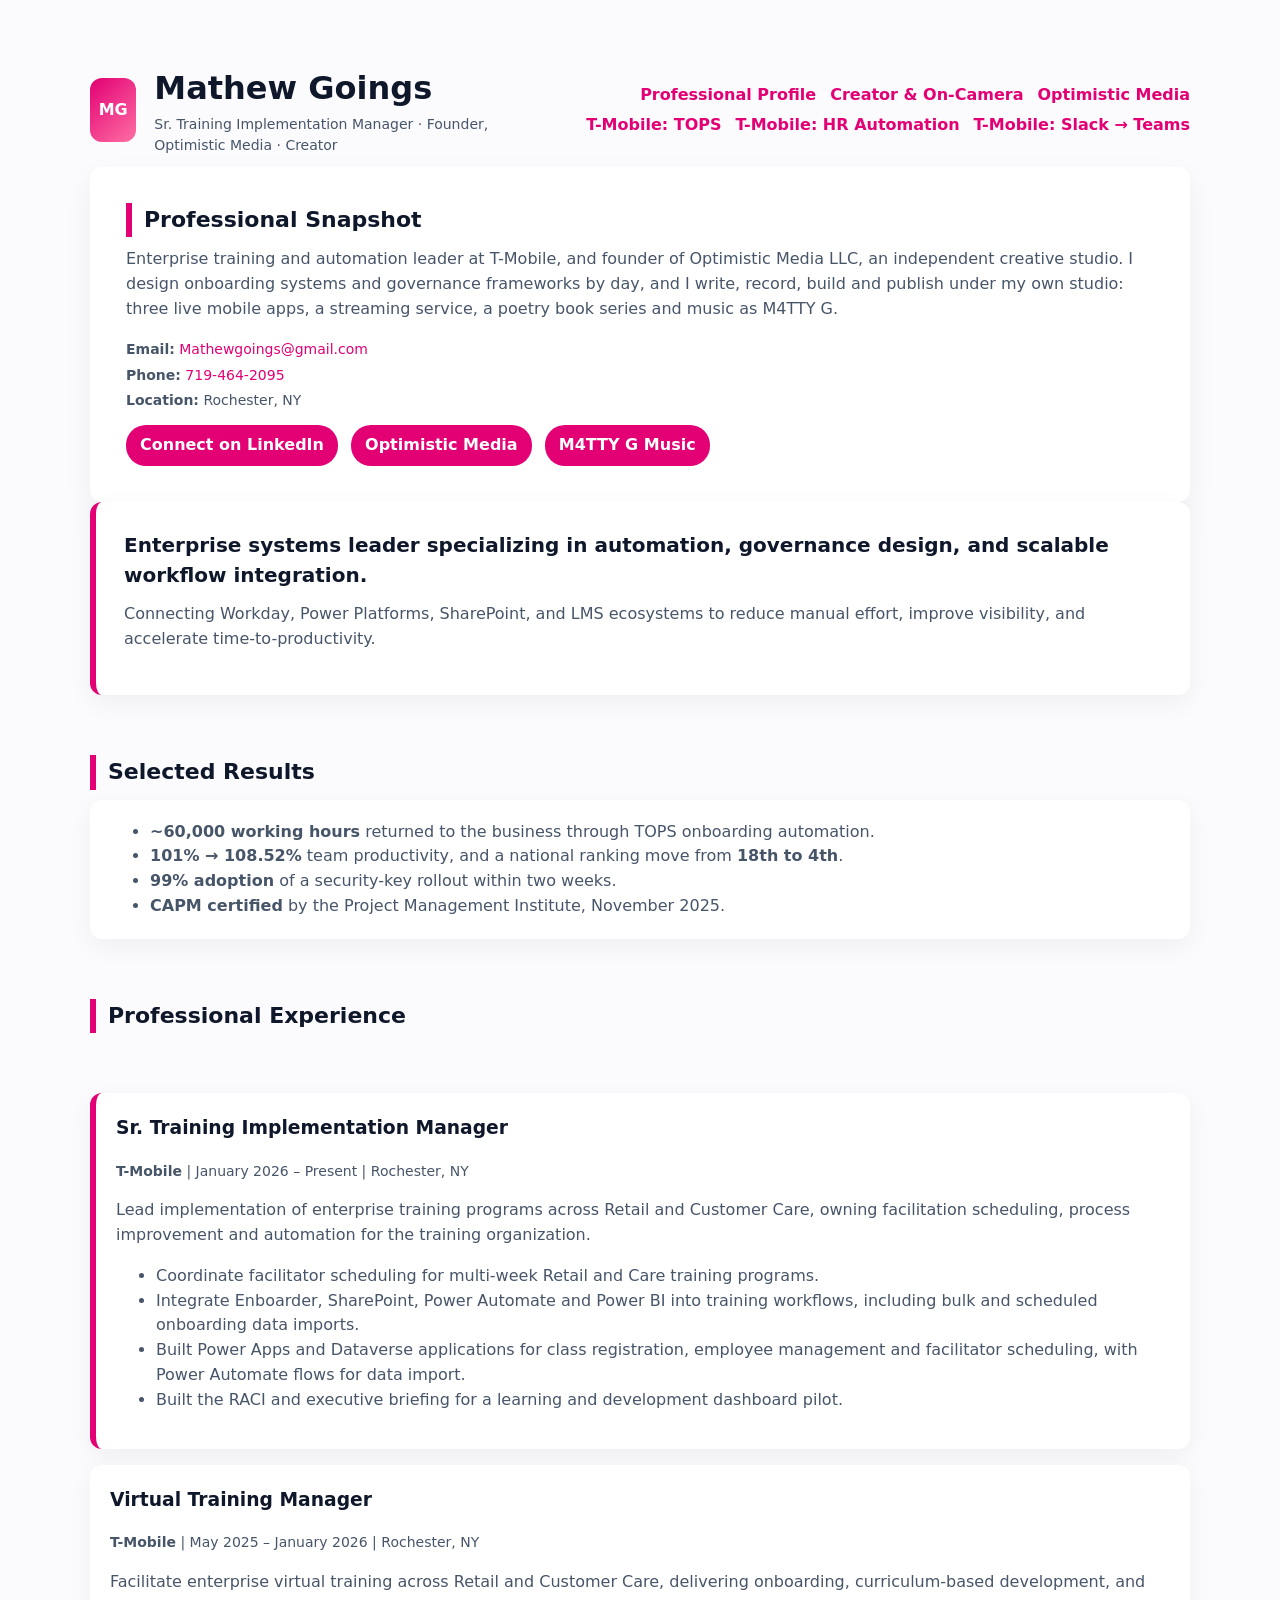
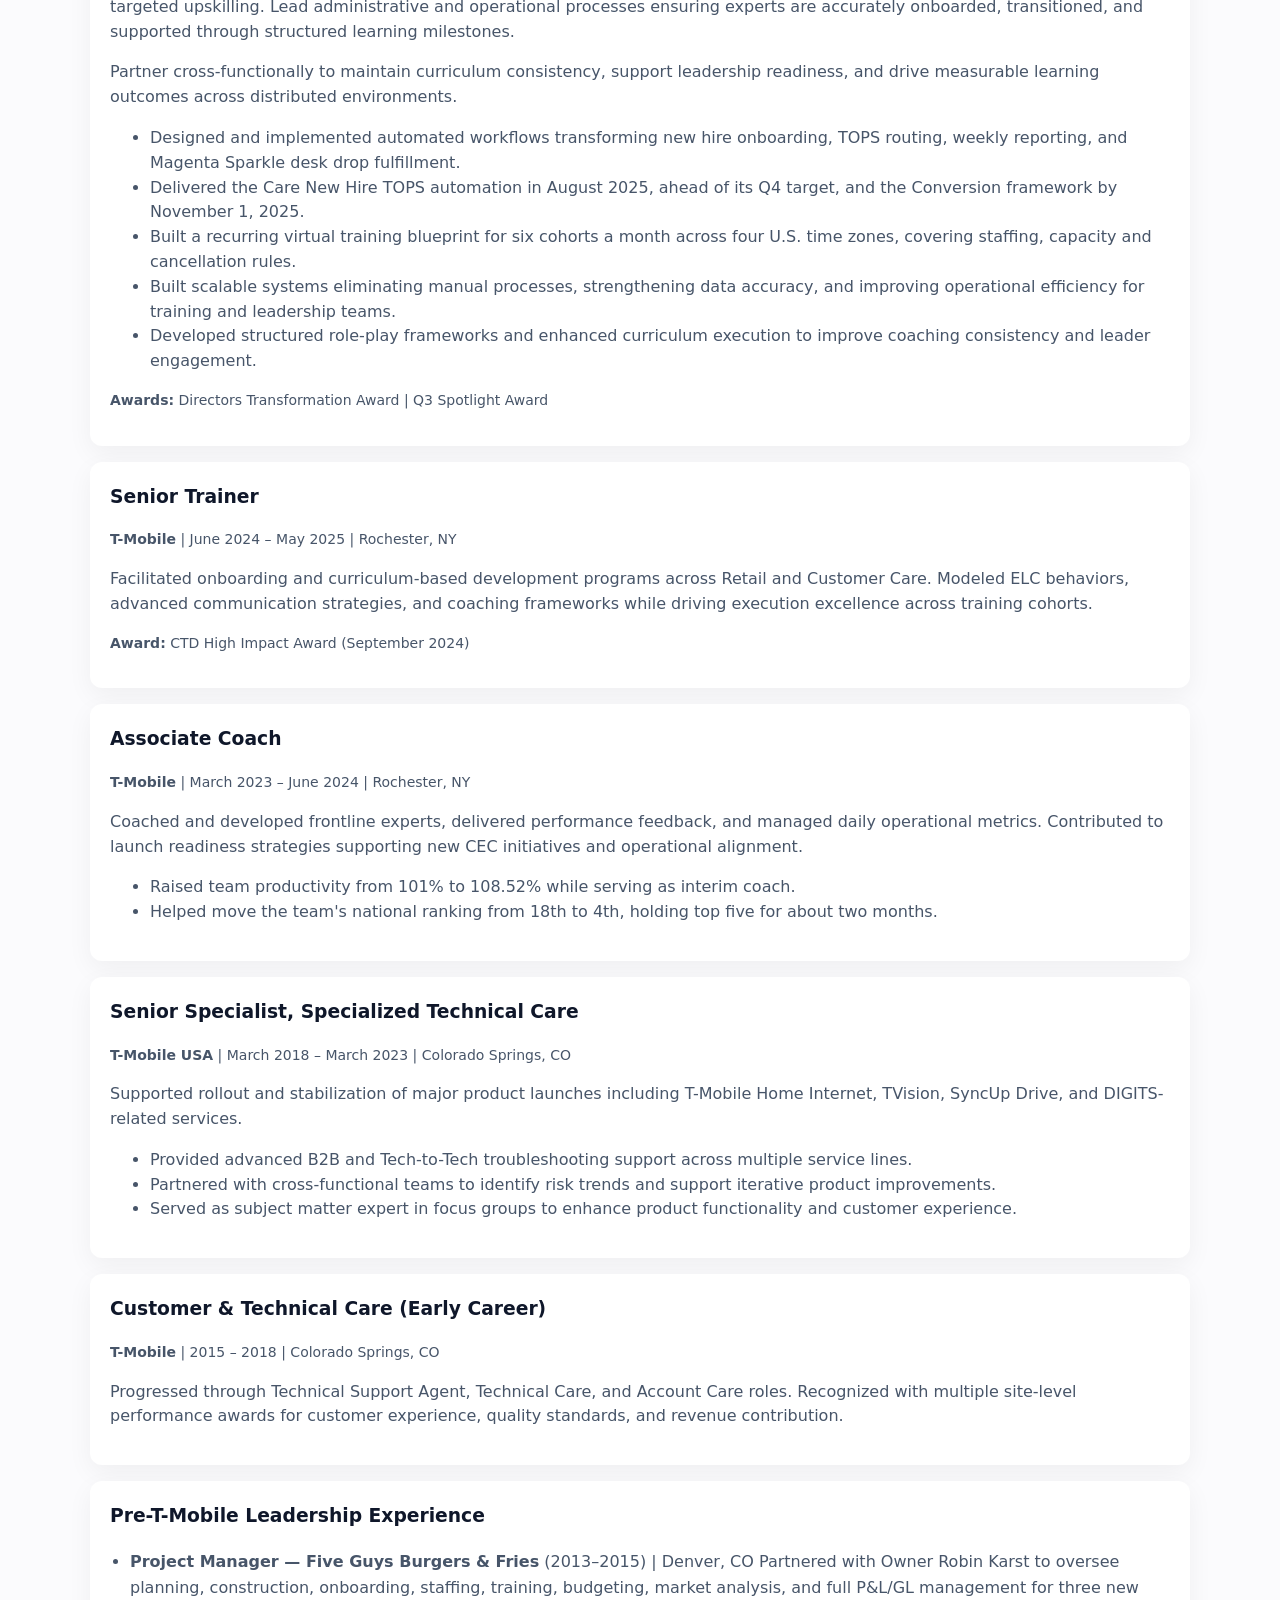
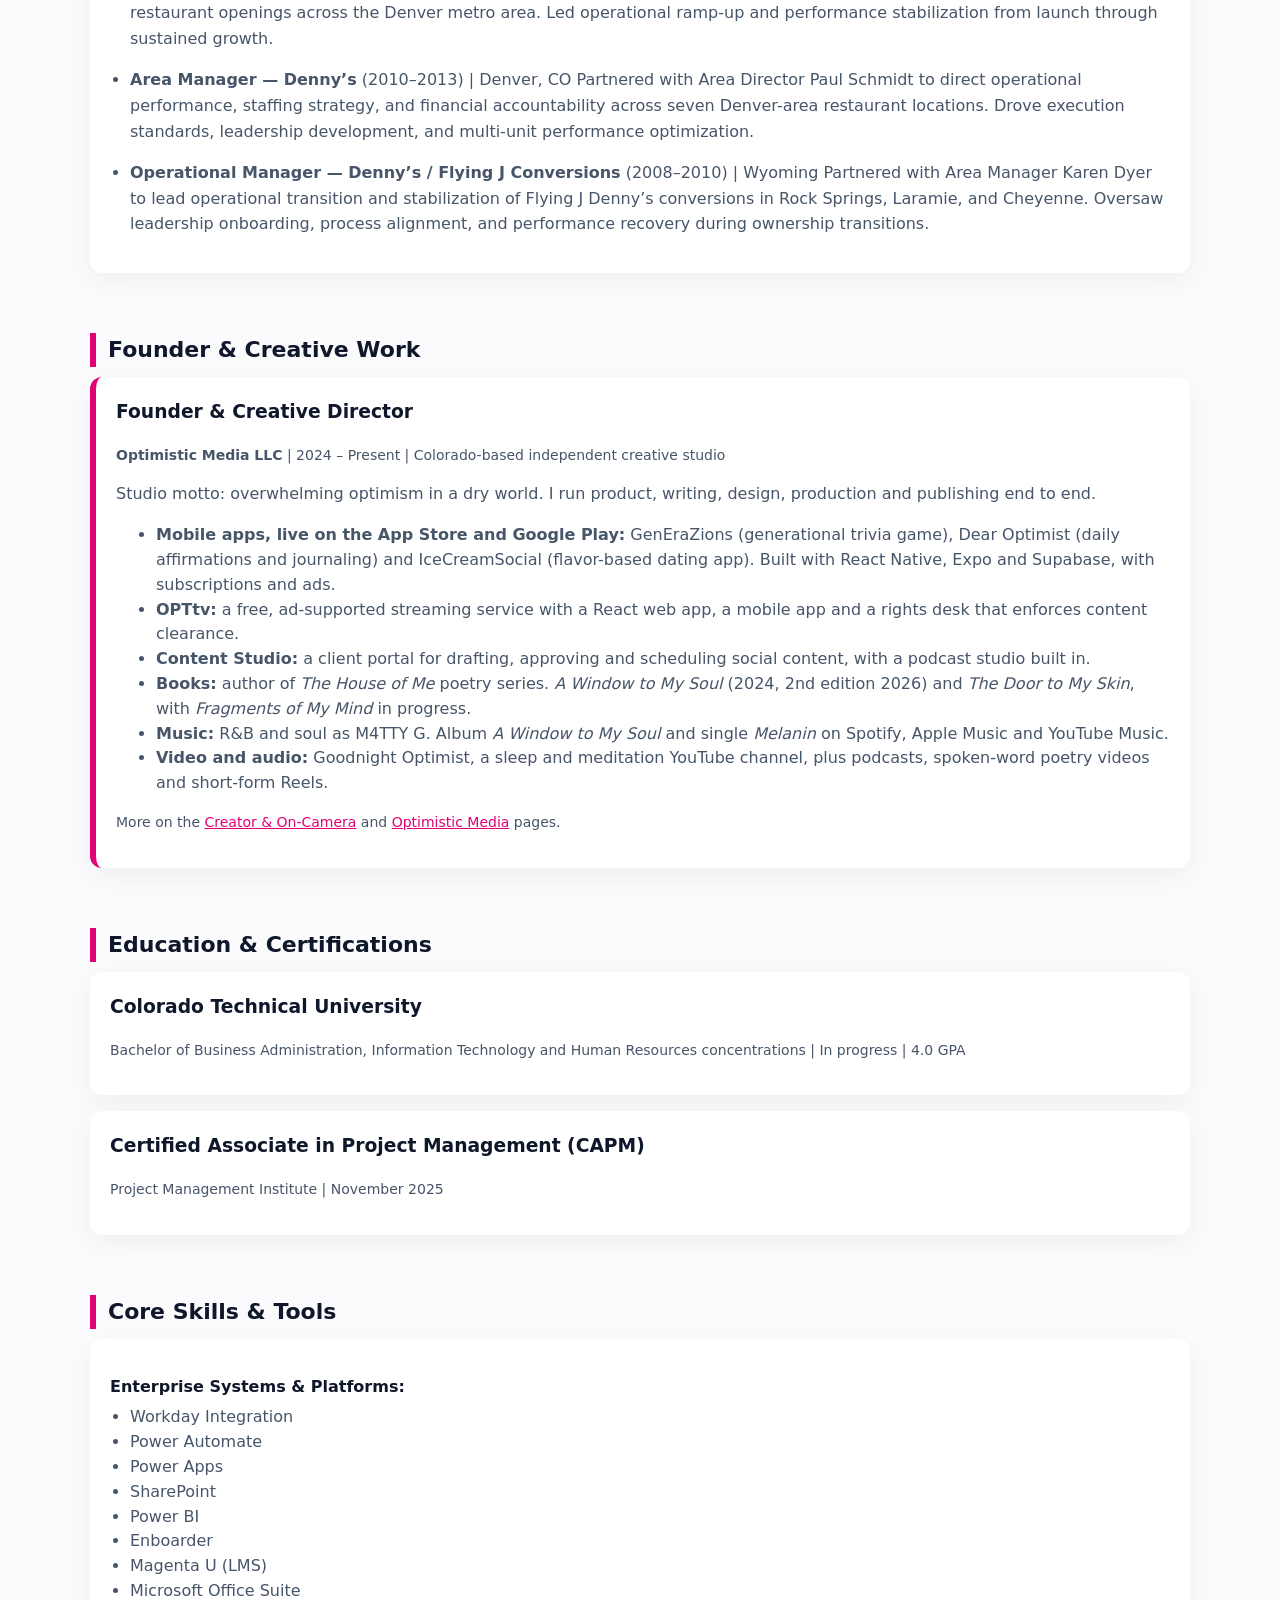
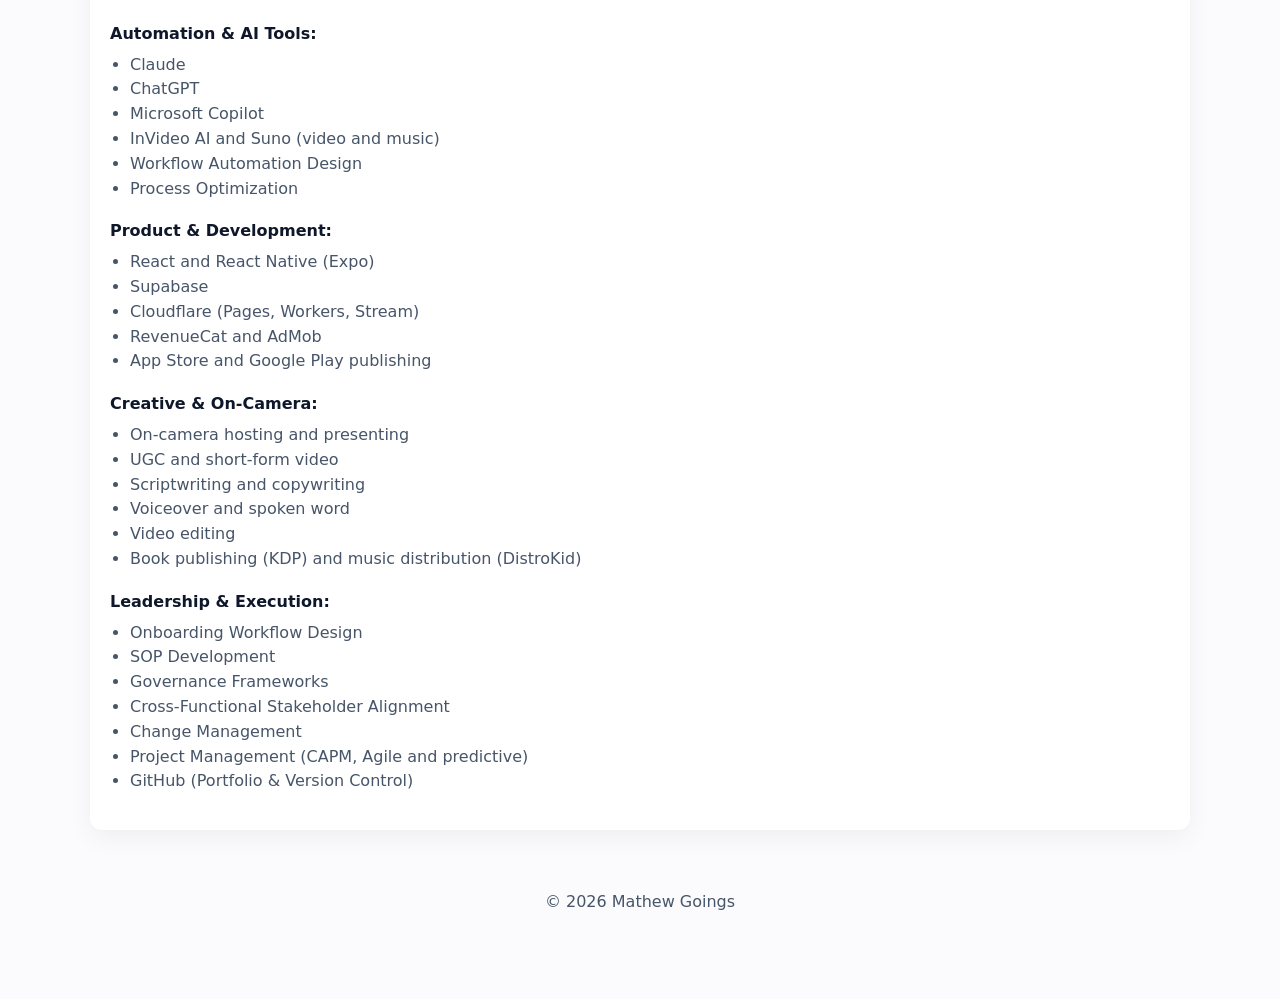
<file: index.html>
<!doctype html>
<html lang="en">
<head>
<meta charset="utf-8" />
<meta name="viewport" content="width=device-width,initial-scale=1" />
<title>Mathew Goings — Professional Profile</title>
<meta name="description" content="Mathew Goings: training implementation leader at T-Mobile, founder of Optimistic Media, author, recording artist (M4TTY G) and content creator." />
<style>
:root{
  --magenta:#e20074; --dark:#0f172a; --muted:#475569; --bg:#fbfbfd; --card:#fff; --maxw:1100px;
}
body{margin:0;font-family:"Segoe UI",system-ui,Arial;background:var(--bg);color:var(--dark);line-height:1.55}
.wrap{max-width:var(--maxw);margin:36px auto;padding:28px}
.header{display:flex;align-items:center;gap:18px;margin-bottom:10px}
.logo{width:64px;height:64px;border-radius:12px;background:linear-gradient(135deg,var(--magenta),#ff6fa3);display:flex;align-items:center;justify-content:center;color:#fff;font-weight:700}
nav{margin-left:auto}
nav a{color:var(--magenta);text-decoration:none;margin-left:14px;font-weight:700}
.hero{background:var(--card);padding:36px;border-radius:12px;box-shadow:0 12px 30px rgba(12,16,23,0.06)}
h1{margin:0;font-size:32px}
p.lead{color:var(--muted);margin-top:8px}
.section{margin-top:60px}
h2{font-size:22px;margin:0 0 10px 0;border-left:6px solid var(--magenta);padding-left:12px}
.card{background:var(--card);padding:20px;border-radius:12px;box-shadow:0 8px 26px rgba(12,16,23,0.05);margin-bottom:16px}
.contact{margin-top:14px;color:var(--muted)}
ul.clean{padding-left:20px;color:var(--muted)}
.small{font-size:14px;color:var(--muted)}
footer{margin-top:40px;padding:20px;text-align:center;color:var(--muted)}
.site-nav{margin-left:auto;display:flex;flex-wrap:wrap;justify-content:flex-end;gap:6px 14px;max-width:640px}
.site-nav a{margin-left:0}
@media(max-width:820px){.header{flex-wrap:wrap}.site-nav{margin-left:0;justify-content:flex-start}}
.btn{display:inline-block;background:var(--magenta);color:#fff;padding:8px 14px;border-radius:20px;text-decoration:none;font-weight:600;margin:12px 8px 0 0}
.muted{color:var(--muted)}
</style>
</head>
<body>
  <div class="wrap">
    <header class="header" role="banner">
      <div class="logo">MG</div>
      <div>
        <h1>Mathew Goings</h1>
        <div class="small">Sr. Training Implementation Manager · Founder, Optimistic Media · Creator</div>
      </div>
      <nav class="site-nav">
  <a href="/mathewgoings-portfolio/">Professional Profile</a>
  <a href="/mathewgoings-portfolio/creator.html">Creator &amp; On-Camera</a>
  <a href="/mathewgoings-portfolio/optimistic-media.html">Optimistic Media</a>
  <a href="/mathewgoings-portfolio/tops.html">T-Mobile: TOPS</a>
  <a href="/mathewgoings-portfolio/hr.html">T-Mobile: HR Automation</a>
  <a href="/mathewgoings-portfolio/slack-to-teams.html">T-Mobile: Slack → Teams</a>
</nav>
    </header>

    <section class="hero" aria-labelledby="snapshot-title">
      <h2 id="snapshot-title">Professional Snapshot</h2>
      <p class="lead">Enterprise training and automation leader at T-Mobile, and founder of Optimistic Media LLC, an independent creative studio. I design onboarding systems and governance frameworks by day, and I write, record, build and publish under my own studio: three live mobile apps, a streaming service, a poetry book series and music as M4TTY G.</p>
      <div class="contact small" style="margin-top:12px; line-height:1.8;">
        <strong>Email:</strong> <a href="mailto:Mathewgoings@gmail.com" style="color:var(--magenta); text-decoration:none;">Mathewgoings@gmail.com</a><br>
        <strong>Phone:</strong> <a href="tel:17194642095" style="color:var(--magenta); text-decoration:none;">719-464-2095</a><br>
        <strong>Location:</strong> Rochester, NY
      </div>
      <a class="btn" href="https://www.linkedin.com/in/mathew-goings-a8955365/" target="_blank" rel="noopener noreferrer">Connect on LinkedIn</a>
      <a class="btn" href="https://optimisticmedia.net" target="_blank" rel="noopener noreferrer">Optimistic Media</a>
      <a class="btn" href="https://music.optimisticmedia.net" target="_blank" rel="noopener noreferrer">M4TTY G Music</a>
    </section>

    <div class="card" style="border-left:6px solid var(--magenta); padding:28px;">
  <p style="font-size:20px; font-weight:600; line-height:1.5; margin:0;">
    Enterprise systems leader specializing in automation, governance design, and scalable workflow integration.
  </p>
  <p class="muted" style="margin-top:12px;">
    Connecting Workday, Power Platforms, SharePoint, and LMS ecosystems to reduce manual effort, improve visibility, and accelerate time-to-productivity.
  </p>
</div>


<section class="section">
  <h2>Selected Results</h2>
  <div class="card">
    <ul class="muted" style="margin:0;">
      <li><strong>~60,000 working hours</strong> returned to the business through TOPS onboarding automation.</li>
      <li><strong>101% → 108.52%</strong> team productivity, and a national ranking move from <strong>18th to 4th</strong>.</li>
      <li><strong>99% adoption</strong> of a security-key rollout within two weeks.</li>
      <li><strong>CAPM certified</strong> by the Project Management Institute, November 2025.</li>
    </ul>
  </div>
</section>

<section class="section">
  <h2>Professional Experience</h2>
<div style="height:50px;"></div>
  <!-- Sr. Training Implementation Manager -->
  <div class="card" style="border-left:6px solid var(--magenta);">
    <h3 style="margin-top:0;">Sr. Training Implementation Manager</h3>
    <p class="small"><strong>T-Mobile</strong> | January 2026 – Present | Rochester, NY</p>

    <p class="muted">
      Lead implementation of enterprise training programs across Retail and Customer Care, owning facilitation scheduling, process improvement and automation for the training organization.
    </p>

    <ul class="muted" style="margin-top:12px;">
      <li>Coordinate facilitator scheduling for multi-week Retail and Care training programs.</li>
      <li>Integrate Enboarder, SharePoint, Power Automate and Power BI into training workflows, including bulk and scheduled onboarding data imports.</li>
      <li>Built Power Apps and Dataverse applications for class registration, employee management and facilitator scheduling, with Power Automate flows for data import.</li>
      <li>Built the RACI and executive briefing for a learning and development dashboard pilot.</li>
    </ul>
  </div>

  <!-- Virtual Training Manager -->
  <div class="card">
    <h3 style="margin-top:0;">Virtual Training Manager</h3>
    <p class="small"><strong>T-Mobile</strong> | May 2025 – January 2026 | Rochester, NY</p>

    <p class="muted">
      Facilitate enterprise virtual training across Retail and Customer Care, delivering onboarding, curriculum-based development, and targeted upskilling. Lead administrative and operational processes ensuring experts are accurately onboarded, transitioned, and supported through structured learning milestones.
    </p>

    <p class="muted">
      Partner cross-functionally to maintain curriculum consistency, support leadership readiness, and drive measurable learning outcomes across distributed environments.
    </p>

    <ul class="muted" style="margin-top:12px;">
      <li>Designed and implemented automated workflows transforming new hire onboarding, TOPS routing, weekly reporting, and Magenta Sparkle desk drop fulfillment.</li>
      <li>Delivered the Care New Hire TOPS automation in August 2025, ahead of its Q4 target, and the Conversion framework by November 1, 2025.</li>
      <li>Built a recurring virtual training blueprint for six cohorts a month across four U.S. time zones, covering staffing, capacity and cancellation rules.</li>
      <li>Built scalable systems eliminating manual processes, strengthening data accuracy, and improving operational efficiency for training and leadership teams.</li>
      <li>Developed structured role-play frameworks and enhanced curriculum execution to improve coaching consistency and leader engagement.</li>
    </ul>

    <p class="small" style="margin-top:12px;">
      <strong>Awards:</strong> Directors Transformation Award | Q3 Spotlight Award
    </p>
  </div>

  <!-- Senior Trainer -->
  <div class="card">
    <h3 style="margin-top:0;">Senior Trainer</h3>
    <p class="small"><strong>T-Mobile</strong> | June 2024 – May 2025 | Rochester, NY</p>

    <p class="muted">
      Facilitated onboarding and curriculum-based development programs across Retail and Customer Care. Modeled ELC behaviors, advanced communication strategies, and coaching frameworks while driving execution excellence across training cohorts.
    </p>

    <p class="small" style="margin-top:12px;">
      <strong>Award:</strong> CTD High Impact Award (September 2024)
    </p>
  </div>

  <!-- Associate Coach -->
  <div class="card">
    <h3 style="margin-top:0;">Associate Coach</h3>
    <p class="small"><strong>T-Mobile</strong> | March 2023 – June 2024 | Rochester, NY</p>

    <p class="muted">
      Coached and developed frontline experts, delivered performance feedback, and managed daily operational metrics. Contributed to launch readiness strategies supporting new CEC initiatives and operational alignment.
    </p>
    <ul class="muted" style="margin-top:12px;">
      <li>Raised team productivity from 101% to 108.52% while serving as interim coach.</li>
      <li>Helped move the team's national ranking from 18th to 4th, holding top five for about two months.</li>
    </ul>
  </div>

  <!-- Senior Specialist -->
  <div class="card">
    <h3 style="margin-top:0;">Senior Specialist, Specialized Technical Care</h3>
    <p class="small"><strong>T-Mobile USA</strong> | March 2018 – March 2023 | Colorado Springs, CO</p>

    <p class="muted">
      Supported rollout and stabilization of major product launches including T-Mobile Home Internet, TVision, SyncUp Drive, and DIGITS-related services.
    </p>

    <ul class="muted" style="margin-top:12px;">
      <li>Provided advanced B2B and Tech-to-Tech troubleshooting support across multiple service lines.</li>
      <li>Partnered with cross-functional teams to identify risk trends and support iterative product improvements.</li>
      <li>Served as subject matter expert in focus groups to enhance product functionality and customer experience.</li>
    </ul>
  </div>

  <!-- Early Career -->
  <div class="card">
    <h3 style="margin-top:0;">Customer & Technical Care (Early Career)</h3>
    <p class="small"><strong>T-Mobile</strong> | 2015 – 2018 | Colorado Springs, CO</p>

    <p class="muted">
      Progressed through Technical Support Agent, Technical Care, and Account Care roles. Recognized with multiple site-level performance awards for customer experience, quality standards, and revenue contribution.
    </p>
  </div>

</section>

    <div class="card">
  <h3 style="margin-top:0;">Pre-T-Mobile Leadership Experience</h3>

  <ul class="muted" style="padding-left:20px; margin-top:12px; line-height:1.6;">

    <li style="margin-bottom:16px;">
      <strong>Project Manager — Five Guys Burgers & Fries</strong> (2013–2015) | Denver, CO  
      Partnered with Owner Robin Karst to oversee planning, construction, onboarding, staffing, training, budgeting, market analysis, and full P&L/GL management for three new restaurant openings across the Denver metro area. Led operational ramp-up and performance stabilization from launch through sustained growth.
    </li>

    <li style="margin-bottom:16px;">
      <strong>Area Manager — Denny’s</strong> (2010–2013) | Denver, CO  
      Partnered with Area Director Paul Schmidt to direct operational performance, staffing strategy, and financial accountability across seven Denver-area restaurant locations. Drove execution standards, leadership development, and multi-unit performance optimization.
    </li>

    <li>
      <strong>Operational Manager — Denny’s / Flying J Conversions</strong> (2008–2010) | Wyoming  
      Partnered with Area Manager Karen Dyer to lead operational transition and stabilization of Flying J Denny’s conversions in Rock Springs, Laramie, and Cheyenne. Oversaw leadership onboarding, process alignment, and performance recovery during ownership transitions.
    </li>

  </ul>
</div>

<section class="section">
  <h2>Founder &amp; Creative Work</h2>
  <div class="card" style="border-left:6px solid var(--magenta);">
    <h3 style="margin-top:0;">Founder &amp; Creative Director</h3>
    <p class="small"><strong>Optimistic Media LLC</strong> | 2024 – Present | Colorado-based independent creative studio</p>
    <p class="muted">Studio motto: overwhelming optimism in a dry world. I run product, writing, design, production and publishing end to end.</p>
    <ul class="muted" style="margin-top:12px;">
      <li><strong>Mobile apps, live on the App Store and Google Play:</strong> GenEraZions (generational trivia game), Dear Optimist (daily affirmations and journaling) and IceCreamSocial (flavor-based dating app). Built with React Native, Expo and Supabase, with subscriptions and ads.</li>
      <li><strong>OPTtv:</strong> a free, ad-supported streaming service with a React web app, a mobile app and a rights desk that enforces content clearance.</li>
      <li><strong>Content Studio:</strong> a client portal for drafting, approving and scheduling social content, with a podcast studio built in.</li>
      <li><strong>Books:</strong> author of <em>The House of Me</em> poetry series. <em>A Window to My Soul</em> (2024, 2nd edition 2026) and <em>The Door to My Skin</em>, with <em>Fragments of My Mind</em> in progress.</li>
      <li><strong>Music:</strong> R&amp;B and soul as M4TTY G. Album <em>A Window to My Soul</em> and single <em>Melanin</em> on Spotify, Apple Music and YouTube Music.</li>
      <li><strong>Video and audio:</strong> Goodnight Optimist, a sleep and meditation YouTube channel, plus podcasts, spoken-word poetry videos and short-form Reels.</li>
    </ul>
    <p class="small" style="margin-top:12px;">More on the <a href="/mathewgoings-portfolio/creator.html" style="color:var(--magenta);">Creator &amp; On-Camera</a> and <a href="/mathewgoings-portfolio/optimistic-media.html" style="color:var(--magenta);">Optimistic Media</a> pages.</p>
  </div>
</section>

<section class="section">
  <h2>Education &amp; Certifications</h2>
  <div class="card">
    <h3 style="margin-top:0;">Colorado Technical University</h3>
    <p class="small">Bachelor of Business Administration, Information Technology and Human Resources concentrations | In progress | 4.0 GPA</p>
  </div>
  <div class="card">
    <h3 style="margin-top:0;">Certified Associate in Project Management (CAPM)</h3>
    <p class="small">Project Management Institute | November 2025</p>
  </div>
</section>

  <section class="section">
  <h2>Core Skills & Tools</h2>

  <div class="card">

    <p style="font-weight:700; margin-bottom:6px;">Enterprise Systems & Platforms:</p>
    <ul class="muted" style="padding-left:20px; margin-top:0; margin-bottom:18px;">
      <li>Workday Integration</li>
      <li>Power Automate</li>
      <li>Power Apps</li>
      <li>SharePoint</li>
      <li>Power BI</li>
      <li>Enboarder</li>
      <li>Magenta U (LMS)</li>
      <li>Microsoft Office Suite</li>
    </ul>

    <p style="font-weight:700; margin-bottom:6px;">Automation & AI Tools:</p>
    <ul class="muted" style="padding-left:20px; margin-top:0; margin-bottom:18px;">
      <li>Claude</li>
      <li>ChatGPT</li>
      <li>Microsoft Copilot</li>
      <li>InVideo AI and Suno (video and music)</li>
      <li>Workflow Automation Design</li>
      <li>Process Optimization</li>
    </ul>

    <p style="font-weight:700; margin-bottom:6px;">Product &amp; Development:</p>
    <ul class="muted" style="padding-left:20px; margin-top:0; margin-bottom:18px;">
      <li>React and React Native (Expo)</li>
      <li>Supabase</li>
      <li>Cloudflare (Pages, Workers, Stream)</li>
      <li>RevenueCat and AdMob</li>
      <li>App Store and Google Play publishing</li>
    </ul>

    <p style="font-weight:700; margin-bottom:6px;">Creative &amp; On-Camera:</p>
    <ul class="muted" style="padding-left:20px; margin-top:0; margin-bottom:18px;">
      <li>On-camera hosting and presenting</li>
      <li>UGC and short-form video</li>
      <li>Scriptwriting and copywriting</li>
      <li>Voiceover and spoken word</li>
      <li>Video editing</li>
      <li>Book publishing (KDP) and music distribution (DistroKid)</li>
    </ul>

    <p style="font-weight:700; margin-bottom:6px;">Leadership & Execution:</p>
    <ul class="muted" style="padding-left:20px; margin-top:0;">
      <li>Onboarding Workflow Design</li>
      <li>SOP Development</li>
      <li>Governance Frameworks</li>
      <li>Cross-Functional Stakeholder Alignment</li>
      <li>Change Management</li>
      <li>Project Management (CAPM, Agile and predictive)</li>
      <li>GitHub (Portfolio & Version Control)</li>
    </ul>

  </div>
</section>
    <footer>
      © 2026 Mathew Goings
    </footer>
  </div>
</body>
</html>
</file>
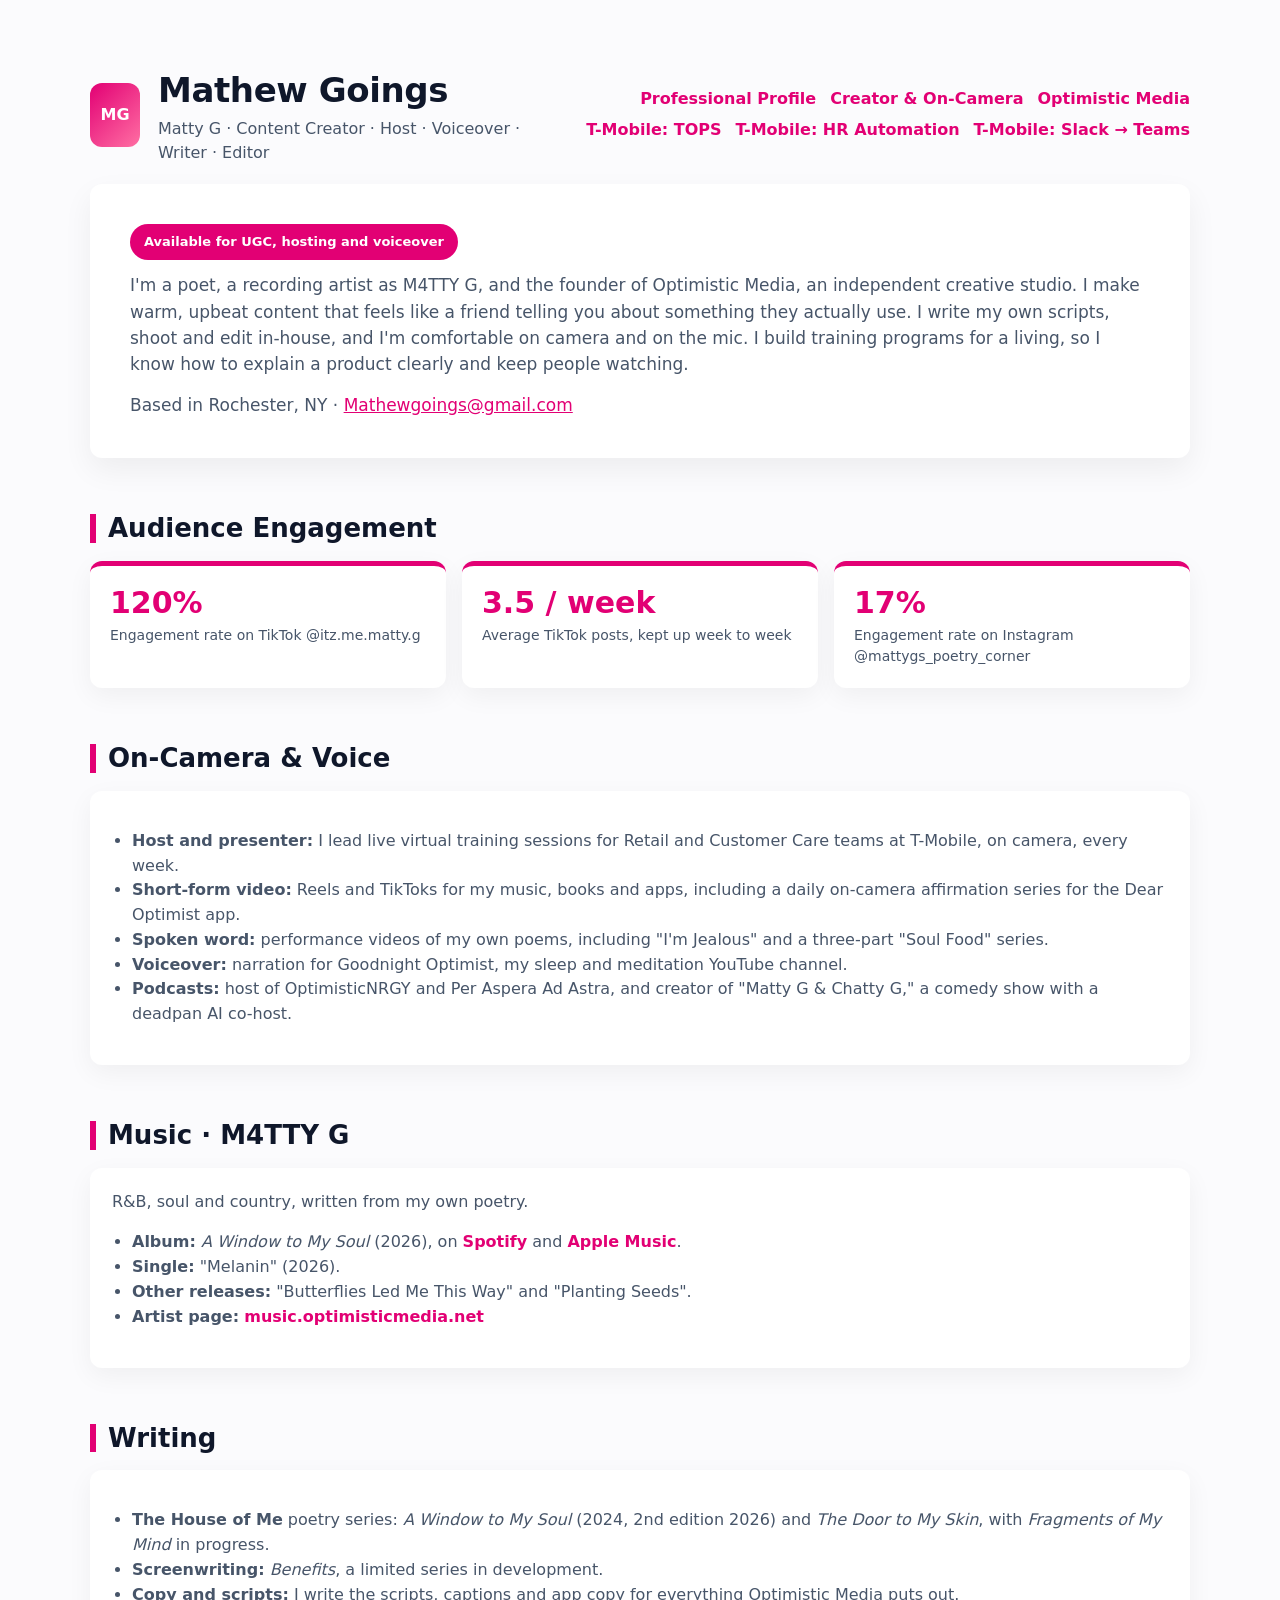
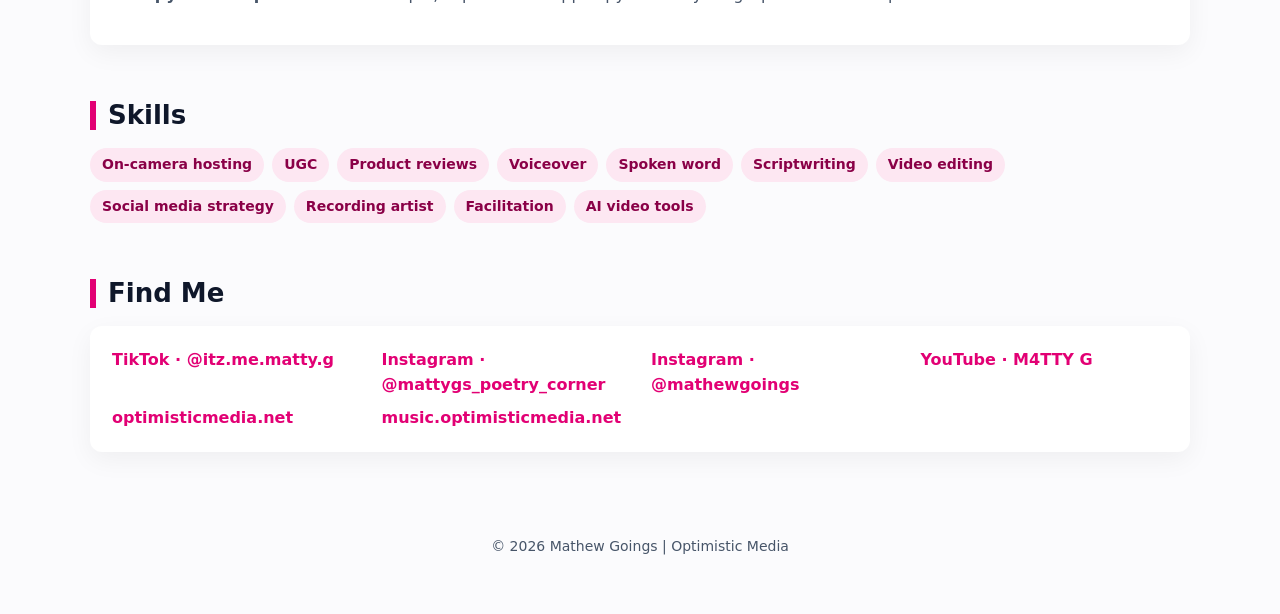
<file: creator.html>
<!doctype html>
<html lang="en">
<head>
  <meta charset="utf-8" />
  <meta name="viewport" content="width=device-width,initial-scale=1" />
  <title>Creator &amp; On-Camera | Mathew Goings</title>
  <meta name="description" content="Mathew Goings (Matty G): content creator, host, voiceover, writer and editor. Poet, recording artist M4TTY G and founder of Optimistic Media." />
  <link rel="stylesheet" href="assets/styles.css">
  <style>
    .section{margin-top:56px;margin-bottom:56px}
    .stats{display:grid;grid-template-columns:repeat(auto-fit,minmax(200px,1fr));gap:16px}
    .stat{background:var(--card);border-radius:12px;padding:20px;box-shadow:0 8px 26px rgba(12,16,23,0.05);border-top:5px solid var(--magenta)}
    .stat .num{font-size:30px;font-weight:800;color:var(--magenta);line-height:1.1}
    .stat .label{color:var(--muted);font-size:14px;margin-top:6px}
    .tags{display:flex;flex-wrap:wrap;gap:8px;margin:0;padding:0;list-style:none}
    .tags li{background:#fde7f2;color:#8a0047;border-radius:999px;padding:6px 12px;font-size:14px;font-weight:600}
    .card ul{color:var(--muted);padding-left:20px}
    .card a, .links a{color:var(--magenta);font-weight:600;text-decoration:none}
    .links{display:grid;grid-template-columns:repeat(auto-fit,minmax(240px,1fr));gap:8px 22px}
  </style>
</head>
<body>
  <div class="wrap">
    <header class="header" role="banner">
      <div class="logo">MG</div>
      <div>
        <h1 style="margin:0;">Mathew Goings</h1>
        <div class="small">Matty G · Content Creator · Host · Voiceover · Writer · Editor</div>
      </div>
      <nav class="site-nav">
        <a href="/mathewgoings-portfolio/">Professional Profile</a>
        <a href="/mathewgoings-portfolio/creator.html">Creator &amp; On-Camera</a>
        <a href="/mathewgoings-portfolio/optimistic-media.html">Optimistic Media</a>
        <a href="/mathewgoings-portfolio/tops.html">T-Mobile: TOPS</a>
        <a href="/mathewgoings-portfolio/hr.html">T-Mobile: HR Automation</a>
        <a href="/mathewgoings-portfolio/slack-to-teams.html">T-Mobile: Slack → Teams</a>
      </nav>
    </header>

    <section class="hero">
      <span class="badge">Available for UGC, hosting and voiceover</span>
      <p>I'm a poet, a recording artist as M4TTY G, and the founder of Optimistic Media, an independent creative studio. I make warm, upbeat content that feels like a friend telling you about something they actually use. I write my own scripts, shoot and edit in-house, and I'm comfortable on camera and on the mic. I build training programs for a living, so I know how to explain a product clearly and keep people watching.</p>
      <p class="small" style="margin-top:14px;">Based in Rochester, NY · <a href="mailto:Mathewgoings@gmail.com" style="color:var(--magenta);">Mathewgoings@gmail.com</a></p>
    </section>

    <section class="section">
      <h2>Audience Engagement</h2>
      <div class="stats">
        <div class="stat"><div class="num">120%</div><div class="label">Engagement rate on TikTok @itz.me.matty.g</div></div>
        <div class="stat"><div class="num">3.5 / week</div><div class="label">Average TikTok posts, kept up week to week</div></div>
        <div class="stat"><div class="num">17%</div><div class="label">Engagement rate on Instagram @mattygs_poetry_corner</div></div>
      </div>
    </section>

    <section class="section">
      <h2>On-Camera &amp; Voice</h2>
      <div class="card">
        <ul>
          <li><strong>Host and presenter:</strong> I lead live virtual training sessions for Retail and Customer Care teams at T-Mobile, on camera, every week.</li>
          <li><strong>Short-form video:</strong> Reels and TikToks for my music, books and apps, including a daily on-camera affirmation series for the Dear Optimist app.</li>
          <li><strong>Spoken word:</strong> performance videos of my own poems, including "I'm Jealous" and a three-part "Soul Food" series.</li>
          <li><strong>Voiceover:</strong> narration for Goodnight Optimist, my sleep and meditation YouTube channel.</li>
          <li><strong>Podcasts:</strong> host of OptimisticNRGY and Per Aspera Ad Astra, and creator of "Matty G &amp; Chatty G," a comedy show with a deadpan AI co-host.</li>
        </ul>
      </div>
    </section>

    <section class="section">
      <h2>Music · M4TTY G</h2>
      <div class="card">
        <p class="small" style="margin-top:0;">R&amp;B, soul and country, written from my own poetry.</p>
        <ul>
          <li><strong>Album:</strong> <em>A Window to My Soul</em> (2026), on <a href="https://open.spotify.com/album/4oJnr6RIXCxNkzDzT0yM6o" target="_blank" rel="noopener noreferrer">Spotify</a> and <a href="https://music.apple.com/us/album/a-window-to-my-soul/6819478474" target="_blank" rel="noopener noreferrer">Apple Music</a>.</li>
          <li><strong>Single:</strong> "Melanin" (2026).</li>
          <li><strong>Other releases:</strong> "Butterflies Led Me This Way" and "Planting Seeds".</li>
          <li><strong>Artist page:</strong> <a href="https://music.optimisticmedia.net" target="_blank" rel="noopener noreferrer">music.optimisticmedia.net</a></li>
        </ul>
      </div>
    </section>

    <section class="section">
      <h2>Writing</h2>
      <div class="card">
        <ul>
          <li><strong>The House of Me</strong> poetry series: <em>A Window to My Soul</em> (2024, 2nd edition 2026) and <em>The Door to My Skin</em>, with <em>Fragments of My Mind</em> in progress.</li>
          <li><strong>Screenwriting:</strong> <em>Benefits</em>, a limited series in development.</li>
          <li><strong>Copy and scripts:</strong> I write the scripts, captions and app copy for everything Optimistic Media puts out.</li>
        </ul>
      </div>
    </section>

    <section class="section">
      <h2>Skills</h2>
      <ul class="tags">
        <li>On-camera hosting</li><li>UGC</li><li>Product reviews</li><li>Voiceover</li><li>Spoken word</li>
        <li>Scriptwriting</li><li>Video editing</li><li>Social media strategy</li><li>Recording artist</li>
        <li>Facilitation</li><li>AI video tools</li>
      </ul>
    </section>

    <section class="section">
      <h2>Find Me</h2>
      <div class="card links">
        <a href="https://www.tiktok.com/@itz.me.matty.g" target="_blank" rel="noopener noreferrer">TikTok · @itz.me.matty.g</a>
        <a href="https://www.instagram.com/mattygs_poetry_corner/" target="_blank" rel="noopener noreferrer">Instagram · @mattygs_poetry_corner</a>
        <a href="https://www.instagram.com/mathewgoings/" target="_blank" rel="noopener noreferrer">Instagram · @mathewgoings</a>
        <a href="https://www.youtube.com/@ItzMeM4ttyg" target="_blank" rel="noopener noreferrer">YouTube · M4TTY G</a>
        <a href="https://optimisticmedia.net" target="_blank" rel="noopener noreferrer">optimisticmedia.net</a>
        <a href="https://music.optimisticmedia.net" target="_blank" rel="noopener noreferrer">music.optimisticmedia.net</a>
      </div>
    </section>

    <footer class="footer">© 2026 Mathew Goings | Optimistic Media</footer>
  </div>
</body>
</html>
</file>
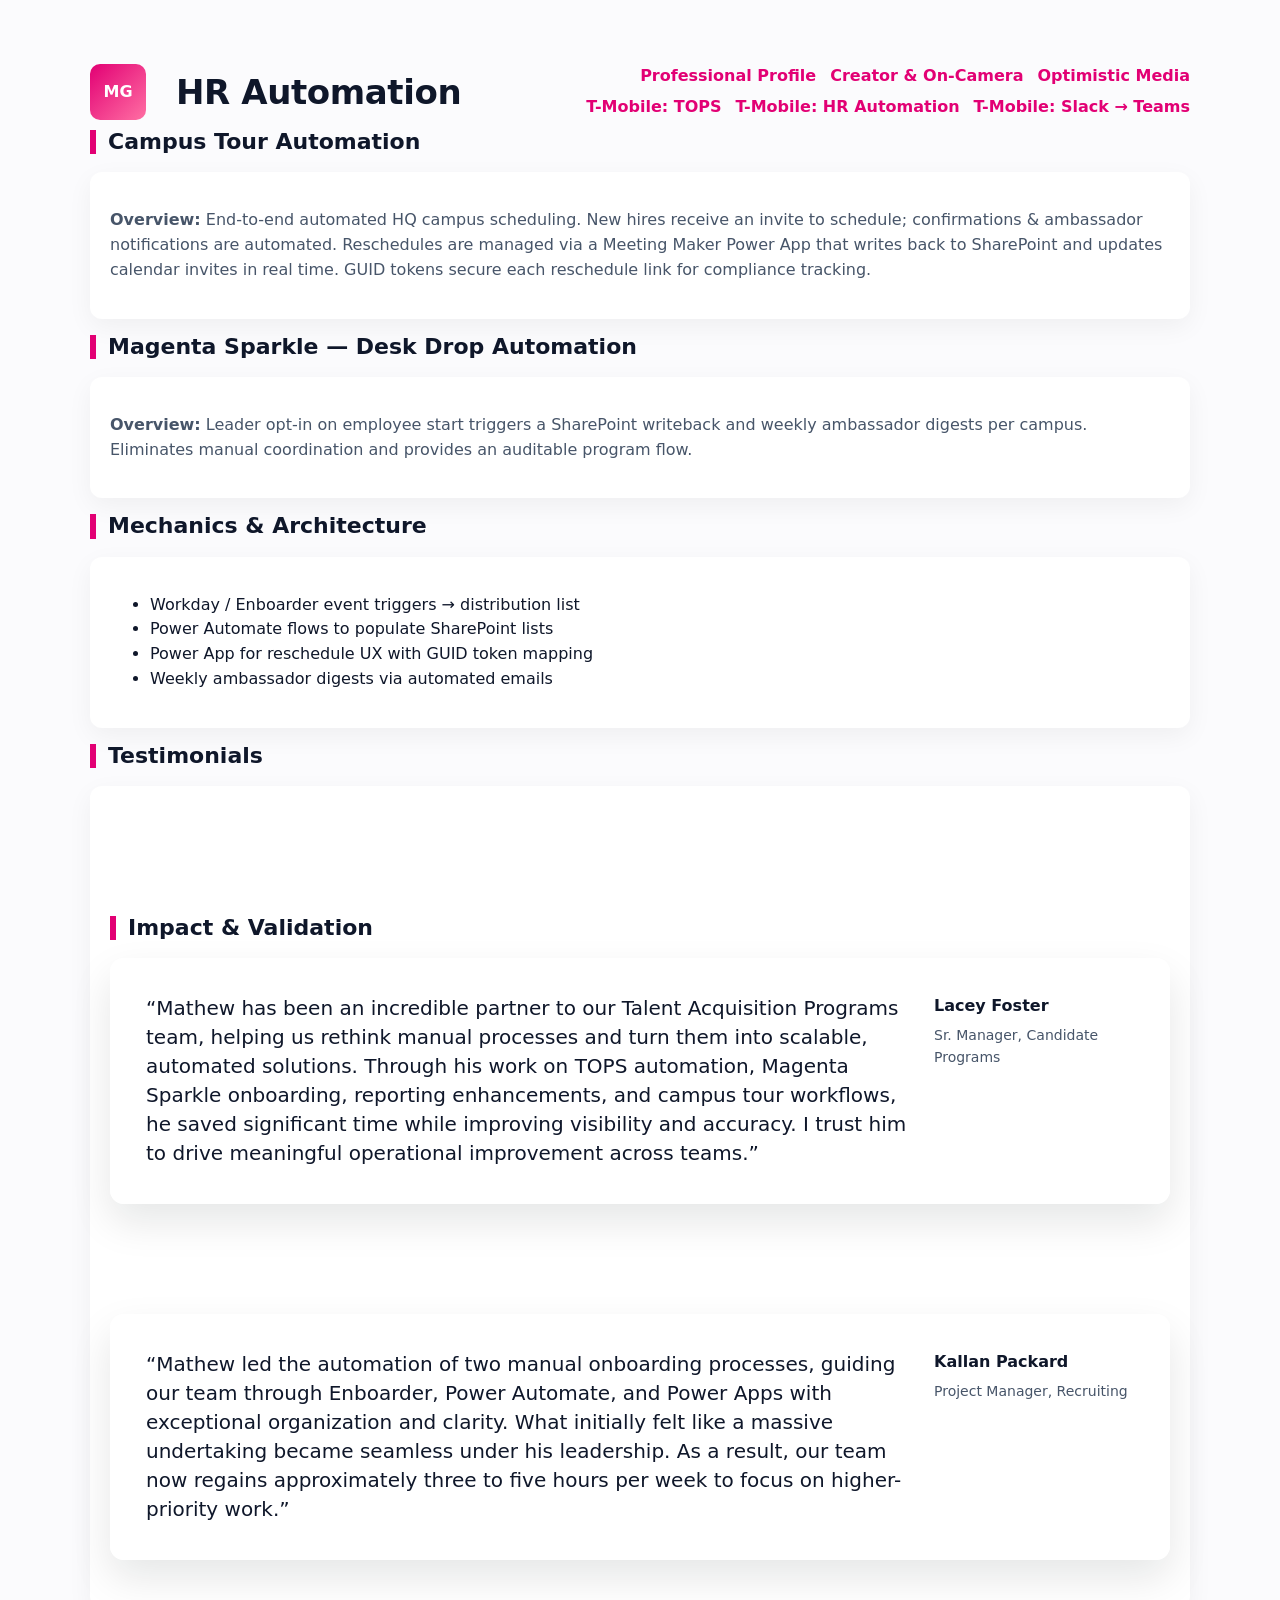
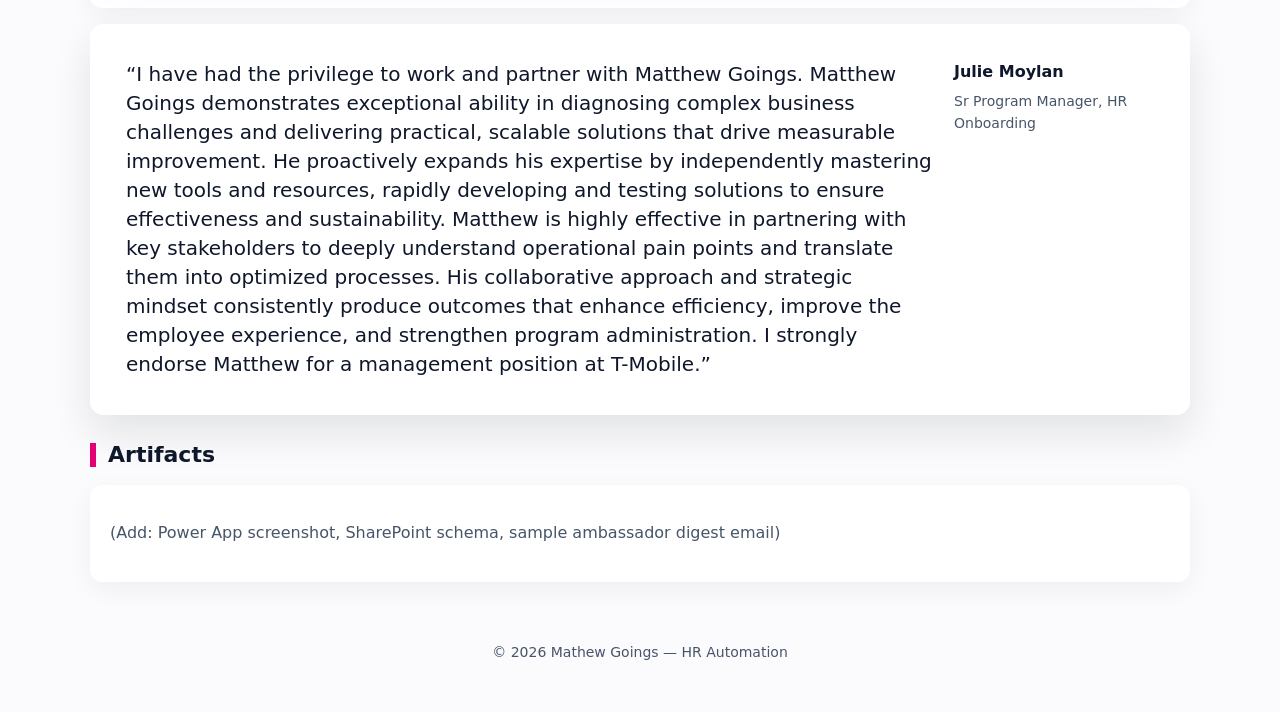
<file: hr.html>
<head>
  <meta charset="utf-8" />
  <meta name="viewport" content="width=device-width,initial-scale=1" />
  <title>...</title>
  <meta name="description" content="..." />
  <link rel="stylesheet" href="assets/styles.css">
</head>
<!doctype html>
<html lang="en">
<head>
<meta charset="utf-8" />
<meta name="viewport" content="width=device-width,initial-scale=1" />
<title>HR Automation — Mathew Goings</title>
<meta name="description" content="HR Automation case study: Campus Tours scheduling and Magenta Sparkle desk drop automation." />
<style>
:root{--magenta:#e20074;--dark:#0f172a;--muted:#475569;--bg:#fbfbfd;--card:#fff;--maxw:1100px}
body{margin:0;font-family:"Segoe UI",system-ui,Arial;background:var(--bg);color:var(--dark);line-height:1.55}
.wrap{max-width:var(--maxw);margin:36px auto;padding:28px}
.header{display:flex;align-items:center;gap:18px;margin-bottom:10px}
.logo{width:56px;height:56px;border-radius:10px;background:linear-gradient(135deg,var(--magenta),#ff6fa3);display:flex;align-items:center;justify-content:center;color:#fff;font-weight:700}
nav{margin-left:auto}
nav a{color:var(--magenta);text-decoration:none;margin-left:14px;font-weight:700}
h1,h2{margin:0}
h2{font-size:22px;border-left:6px solid var(--magenta);padding-left:12px;margin-bottom:18px}
.card{background:var(--card);padding:20px;border-radius:12px;box-shadow:0 8px 26px rgba(12,16,23,0.05);margin-bottom:16px}
.small{color:var(--muted)}
.footer{margin-top:40px;padding:20px;text-align:center;color:var(--muted)}
</style>
</head>
<body>
  <div class="wrap">
    <header class="header">
      <div class="logo">MG</div>
      <h1 style="margin-left:12px">HR Automation</h1>
      <nav class="site-nav">
  <a href="/mathewgoings-portfolio/">Professional Profile</a>
  <a href="/mathewgoings-portfolio/creator.html">Creator &amp; On-Camera</a>
  <a href="/mathewgoings-portfolio/optimistic-media.html">Optimistic Media</a>
  <a href="/mathewgoings-portfolio/tops.html">T-Mobile: TOPS</a>
  <a href="/mathewgoings-portfolio/hr.html">T-Mobile: HR Automation</a>
  <a href="/mathewgoings-portfolio/slack-to-teams.html">T-Mobile: Slack → Teams</a>
</nav>
    </header>

    <section aria-labelledby="hr-overview">
      <h2 id="hr-overview">Campus Tour Automation</h2>
      <div class="card">
        <p class="small"><strong>Overview:</strong> End-to-end automated HQ campus scheduling. New hires receive an invite to schedule; confirmations & ambassador notifications are automated. Reschedules are managed via a Meeting Maker Power App that writes back to SharePoint and updates calendar invites in real time. GUID tokens secure each reschedule link for compliance tracking.</p>
      </div>

      <h2>Magenta Sparkle — Desk Drop Automation</h2>
      <div class="card">
        <p class="small"><strong>Overview:</strong> Leader opt-in on employee start triggers a SharePoint writeback and weekly ambassador digests per campus. Eliminates manual coordination and provides an auditable program flow.</p>
      </div>

      <h2>Mechanics & Architecture</h2>
      <div class="card">
        <ul>
          <li>Workday / Enboarder event triggers → distribution list</li>
          <li>Power Automate flows to populate SharePoint lists</li>
          <li>Power App for reschedule UX with GUID token mapping</li>
          <li>Weekly ambassador digests via automated emails</li>
        </ul>
      </div>

      <h2>Testimonials</h2>
      <div class="card">
        <section class="section">
  <h2>Impact & Validation</h2>

  <div class="testimonial-feature">
    <div class="quote">
      “Mathew has been an incredible partner to our Talent Acquisition Programs team, helping us rethink manual processes and turn them into scalable, automated solutions. Through his work on TOPS automation, Magenta Sparkle onboarding, reporting enhancements, and campus tour workflows, he saved significant time while improving visibility and accuracy. I trust him to drive meaningful operational improvement across teams.”
    </div>

    <div class="meta">
      <div class="name">Lacey Foster</div>
      <div class="role">Sr. Manager, Candidate Programs </div>
    </div>
  </div>

</section>

  <div class="testimonial-feature">
    <div class="quote">
      “Mathew led the automation of two manual onboarding processes, guiding our team through Enboarder, Power Automate, and Power Apps with exceptional organization and clarity. What initially felt like a massive undertaking became seamless under his leadership. As a result, our team now regains approximately three to five hours per week to focus on higher-priority work.”
    </div>

    <div class="meta">
      <div class="name">Kallan Packard</div>
      <div class="role">Project Manager, Recruiting</div>
    </div>
  </div>
</section>
    
    <div class="testimonial-feature">
    <div class="quote">
        “I have had the privilege to work and partner with Matthew Goings. Matthew Goings demonstrates exceptional ability in diagnosing complex business challenges and delivering practical, scalable solutions that drive measurable improvement. He proactively expands his expertise by independently mastering new tools and resources, rapidly developing and testing solutions to ensure effectiveness and sustainability.

        Matthew is highly effective in partnering with key stakeholders to deeply understand operational pain points and translate them into optimized processes. His collaborative approach and strategic mindset consistently produce outcomes that enhance efficiency, improve the employee experience, and strengthen program administration.

        I strongly endorse Matthew for a management position at T-Mobile.”
    </div>

    <div class="meta">
        <div class="name">Julie Moylan</div>
        <div class="role">Sr Program Manager, HR Onboarding</div>
    </div>
</div>

      <h2>Artifacts</h2>
      <div class="card">
        <p class="small">(Add: Power App screenshot, SharePoint schema, sample ambassador digest email)</p>
      </div>

    </section>

    <footer class="footer">© 2026 Mathew Goings — HR Automation</footer>
  </div>
</body>
</html>
</file>
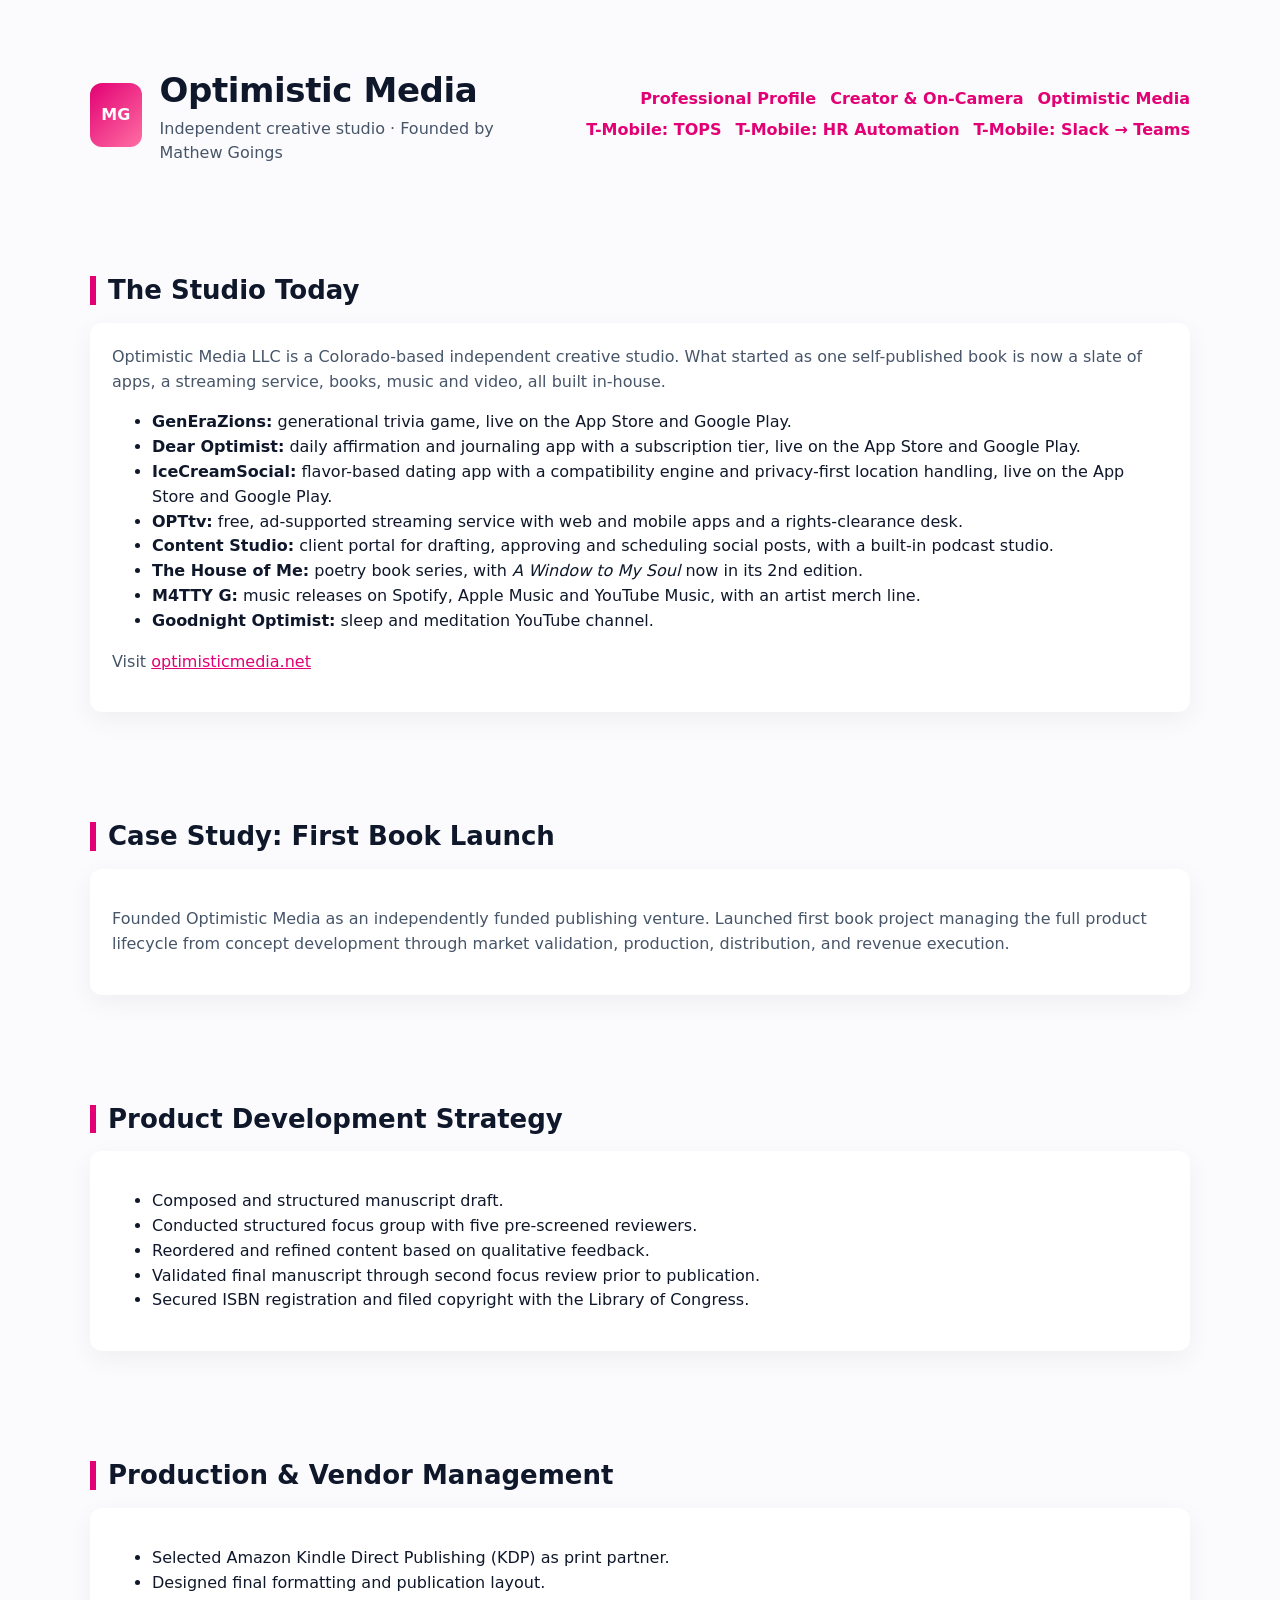
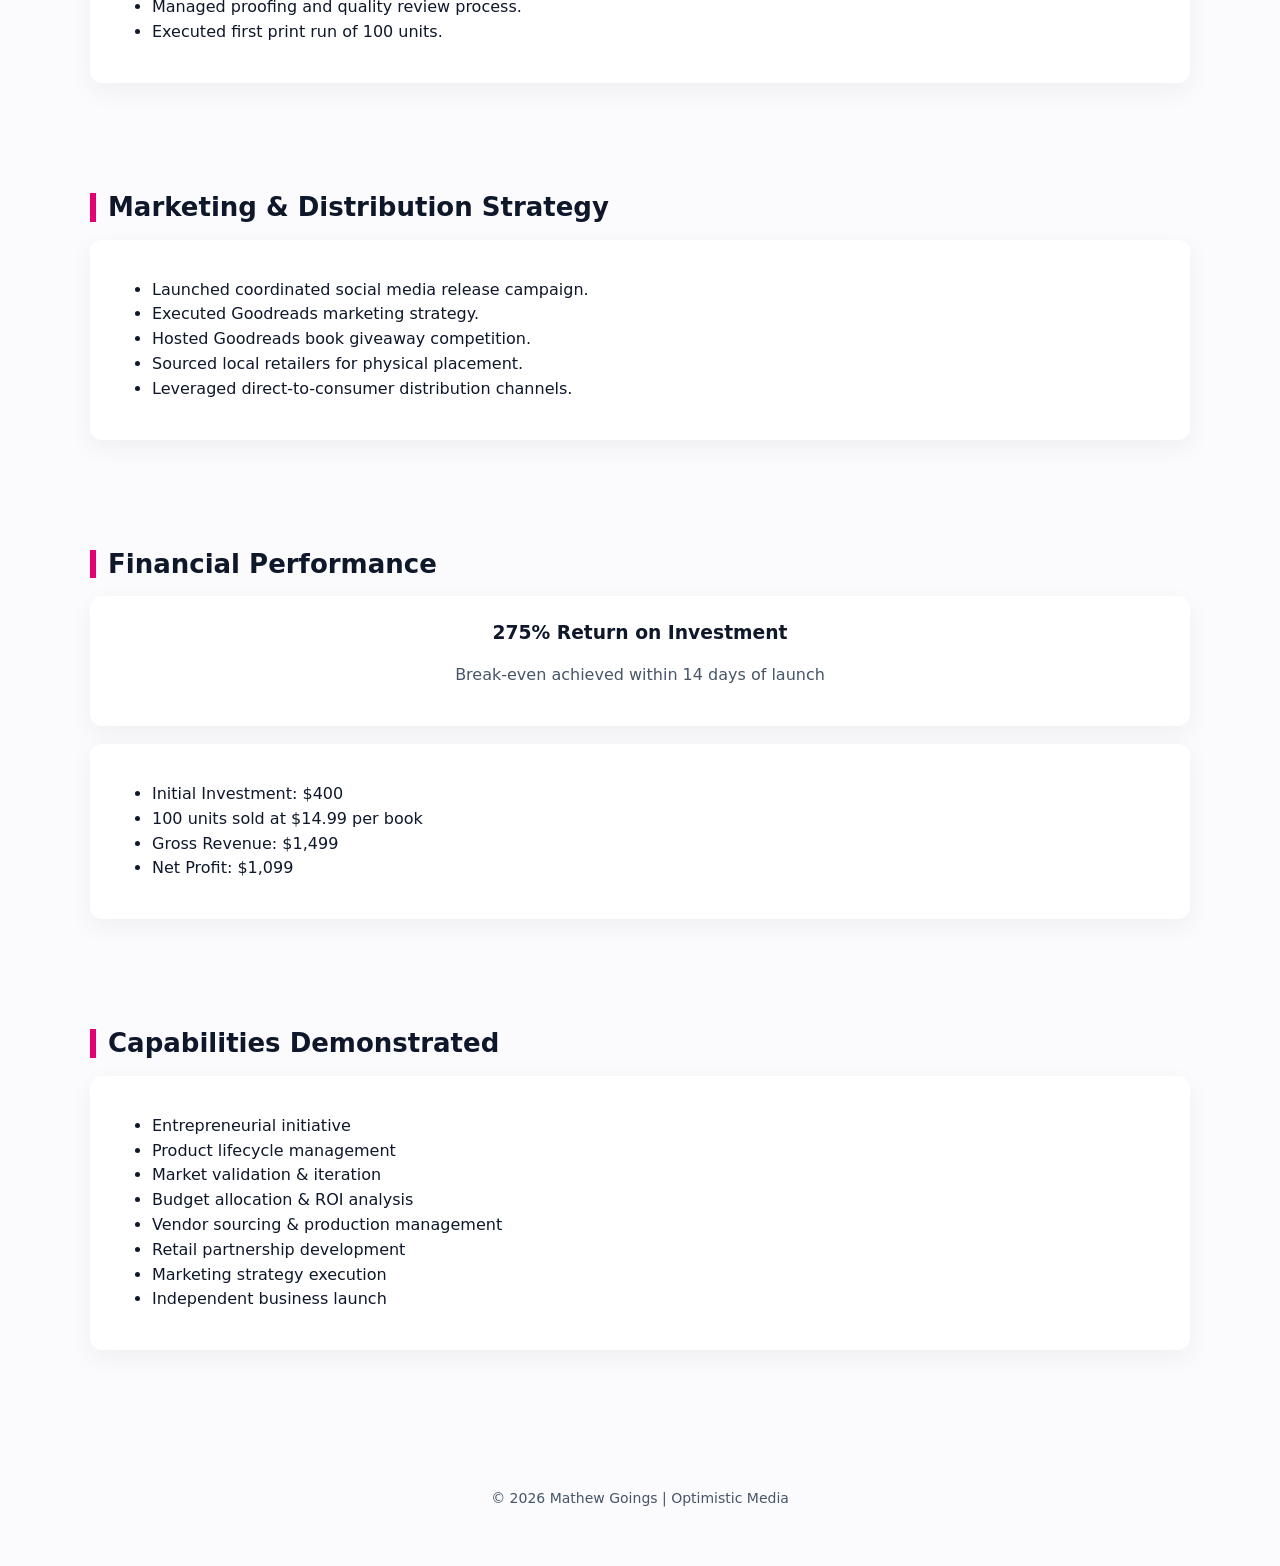
<file: optimistic-media.html>
<!doctype html>
<html lang="en">
<head>
  <meta charset="utf-8" />
  <meta name="viewport" content="width=device-width,initial-scale=1" />
  <title>Optimistic Media | Mathew Goings</title>
  <meta name="description" content="Independent Media Company launch — first-time author achieving 275% ROI within 14 days." />
  <link rel="stylesheet" href="assets/styles.css">
</head>

<body>
  <div class="wrap">

    <!-- HEADER -->
    <header class="header">
      <div class="logo">MG</div>
      <div>
        <h1 style="margin:0;">Optimistic Media</h1>
        <div class="small">Independent creative studio · Founded by Mathew Goings</div>
      </div>

      <nav class="site-nav">
  <a href="/mathewgoings-portfolio/">Professional Profile</a>
  <a href="/mathewgoings-portfolio/creator.html">Creator &amp; On-Camera</a>
  <a href="/mathewgoings-portfolio/optimistic-media.html">Optimistic Media</a>
  <a href="/mathewgoings-portfolio/tops.html">T-Mobile: TOPS</a>
  <a href="/mathewgoings-portfolio/hr.html">T-Mobile: HR Automation</a>
  <a href="/mathewgoings-portfolio/slack-to-teams.html">T-Mobile: Slack → Teams</a>
</nav>
    </header>

    <!-- STUDIO TODAY -->
    <section class="section">
      <h2>The Studio Today</h2>
      <div class="card">
        <p class="muted" style="margin-top:0;">Optimistic Media LLC is a Colorado-based independent creative studio. What started as one self-published book is now a slate of apps, a streaming service, books, music and video, all built in-house.</p>
        <ul>
          <li><strong>GenEraZions:</strong> generational trivia game, live on the App Store and Google Play.</li>
          <li><strong>Dear Optimist:</strong> daily affirmation and journaling app with a subscription tier, live on the App Store and Google Play.</li>
          <li><strong>IceCreamSocial:</strong> flavor-based dating app with a compatibility engine and privacy-first location handling, live on the App Store and Google Play.</li>
          <li><strong>OPTtv:</strong> free, ad-supported streaming service with web and mobile apps and a rights-clearance desk.</li>
          <li><strong>Content Studio:</strong> client portal for drafting, approving and scheduling social posts, with a built-in podcast studio.</li>
          <li><strong>The House of Me:</strong> poetry book series, with <em>A Window to My Soul</em> now in its 2nd edition.</li>
          <li><strong>M4TTY G:</strong> music releases on Spotify, Apple Music and YouTube Music, with an artist merch line.</li>
          <li><strong>Goodnight Optimist:</strong> sleep and meditation YouTube channel.</li>
        </ul>
        <p class="small">Visit <a href="https://optimisticmedia.net" target="_blank" rel="noopener noreferrer" style="color:var(--magenta);">optimisticmedia.net</a></p>
      </div>
    </section>

    <!-- OVERVIEW -->
    <section class="section">
      <h2>Case Study: First Book Launch</h2>
      <div class="card">
        <p class="muted">
          Founded Optimistic Media as an independently funded publishing venture. 
          Launched first book project managing the full product lifecycle from concept 
          development through market validation, production, distribution, and revenue execution.
        </p>
      </div>
    </section>

    <!-- STRATEGY -->
    <section class="section">
      <h2>Product Development Strategy</h2>
      <div class="card">
        <ul>
          <li>Composed and structured manuscript draft.</li>
          <li>Conducted structured focus group with five pre-screened reviewers.</li>
          <li>Reordered and refined content based on qualitative feedback.</li>
          <li>Validated final manuscript through second focus review prior to publication.</li>
          <li>Secured ISBN registration and filed copyright with the Library of Congress.</li>
        </ul>
      </div>
    </section>

    <!-- PRODUCTION -->
    <section class="section">
      <h2>Production & Vendor Management</h2>
      <div class="card">
        <ul>
          <li>Selected Amazon Kindle Direct Publishing (KDP) as print partner.</li>
          <li>Designed final formatting and publication layout.</li>
          <li>Managed proofing and quality review process.</li>
          <li>Executed first print run of 100 units.</li>
        </ul>
      </div>
    </section>

    <!-- MARKETING -->
    <section class="section">
      <h2>Marketing & Distribution Strategy</h2>
      <div class="card">
        <ul>
          <li>Launched coordinated social media release campaign.</li>
          <li>Executed Goodreads marketing strategy.</li>
          <li>Hosted Goodreads book giveaway competition.</li>
          <li>Sourced local retailers for physical placement.</li>
          <li>Leveraged direct-to-consumer distribution channels.</li>
        </ul>
      </div>
    </section>

    <!-- RESULTS -->
    <section class="section">
      <h2>Financial Performance</h2>
      <div class="card" style="text-align:center;">
        <h3 style="margin:0;">275% Return on Investment</h3>
        <p class="muted">Break-even achieved within 14 days of launch</p>
      </div>

      <div class="card">
        <ul>
          <li>Initial Investment: $400</li>
          <li>100 units sold at $14.99 per book</li>
          <li>Gross Revenue: $1,499</li>
          <li>Net Profit: $1,099</li>
        </ul>
      </div>
    </section>

    <!-- CAPABILITIES -->
    <section class="section">
      <h2>Capabilities Demonstrated</h2>
      <div class="card">
        <ul>
          <li>Entrepreneurial initiative</li>
          <li>Product lifecycle management</li>
          <li>Market validation & iteration</li>
          <li>Budget allocation & ROI analysis</li>
          <li>Vendor sourcing & production management</li>
          <li>Retail partnership development</li>
          <li>Marketing strategy execution</li>
          <li>Independent business launch</li>
        </ul>
      </div>
    </section>

    <footer class="footer">
      © 2026 Mathew Goings | Optimistic Media
    </footer>

  </div>
</body>
</html>
</file>
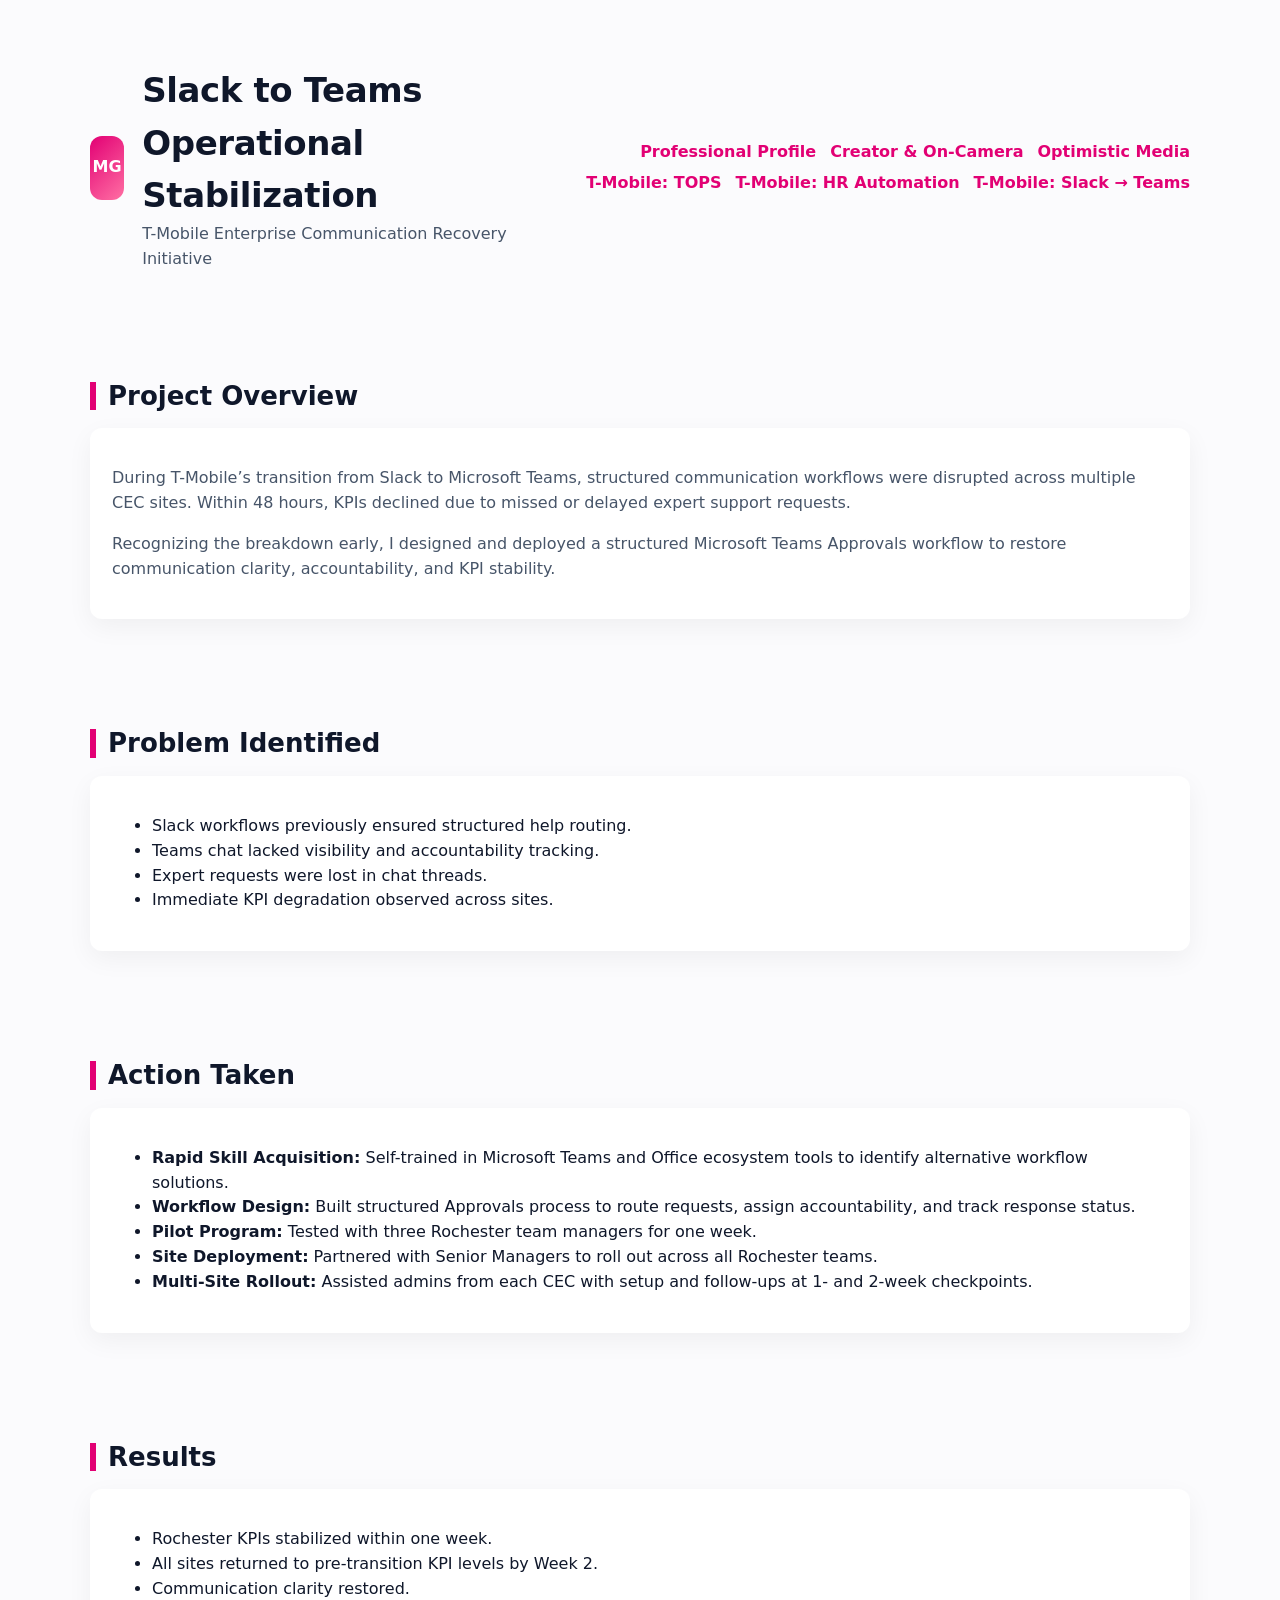
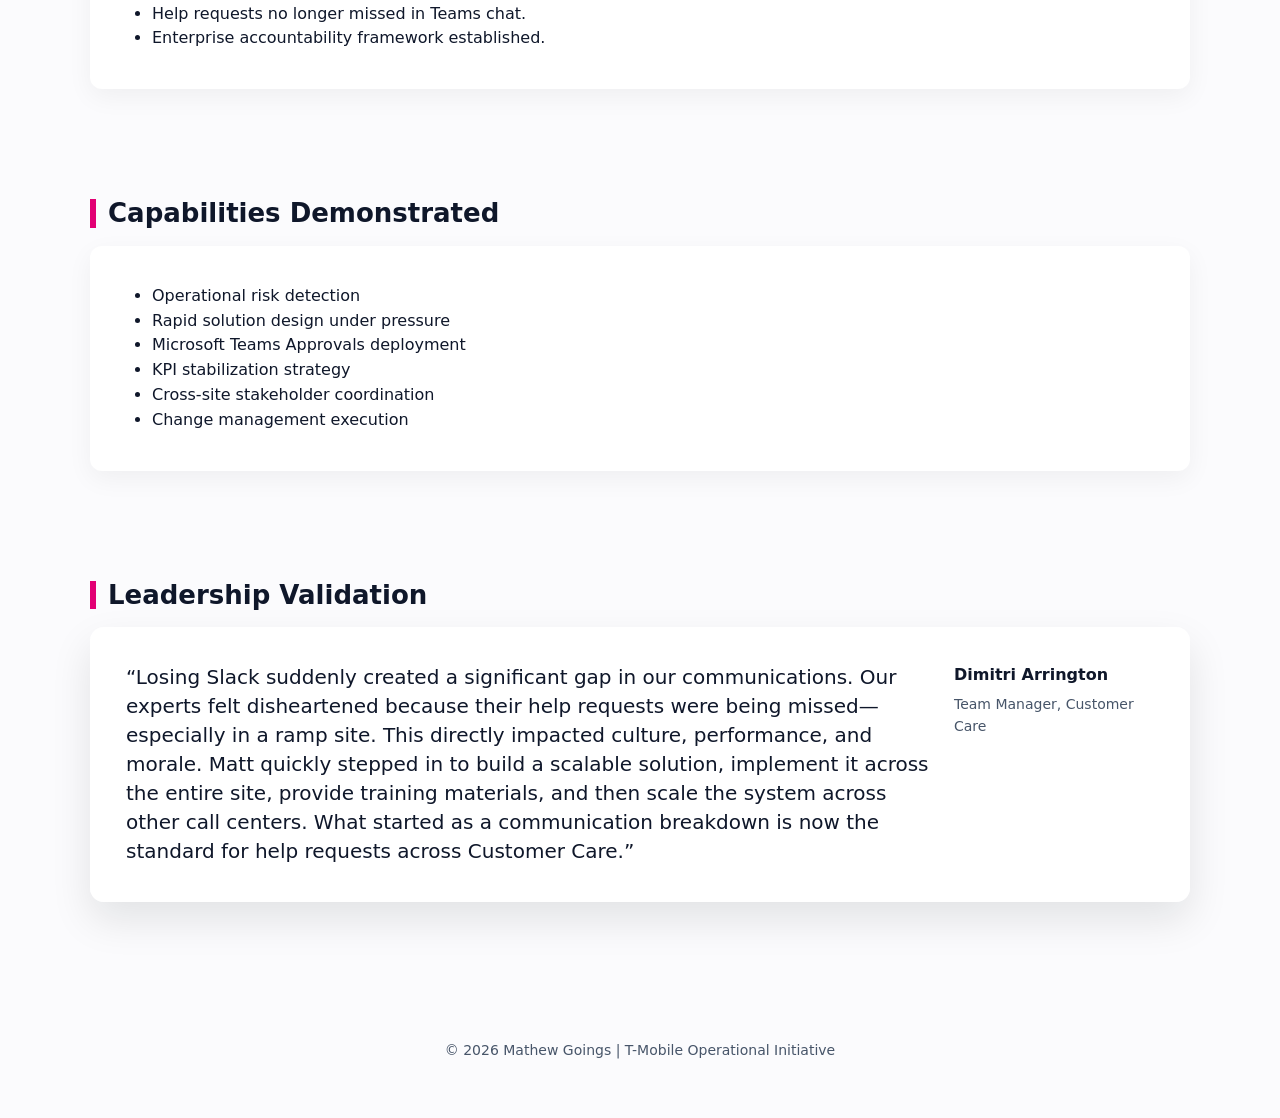
<file: slack-to-teams.html>
<!doctype html>
<html lang="en">
<head>
  <meta charset="utf-8" />
  <meta name="viewport" content="width=device-width,initial-scale=1" />
  <title>Slack to Teams Operational Stabilization | Mathew Goings</title>
  <meta name="description" content="T-Mobile Slack to Teams communication stabilization initiative and KPI recovery deployment." />
  <link rel="stylesheet" href="assets/styles.css">
</head>

<body>
  <div class="wrap">

    <!-- HEADER -->
    <header class="header">
      <div class="logo">MG</div>
      <div>
        <h1 style="margin:0;">Slack to Teams Operational Stabilization</h1>
        <div class="small">T-Mobile Enterprise Communication Recovery Initiative</div>
      </div>

    <nav class="site-nav">
  <a href="/mathewgoings-portfolio/">Professional Profile</a>
  <a href="/mathewgoings-portfolio/creator.html">Creator &amp; On-Camera</a>
  <a href="/mathewgoings-portfolio/optimistic-media.html">Optimistic Media</a>
  <a href="/mathewgoings-portfolio/tops.html">T-Mobile: TOPS</a>
  <a href="/mathewgoings-portfolio/hr.html">T-Mobile: HR Automation</a>
  <a href="/mathewgoings-portfolio/slack-to-teams.html">T-Mobile: Slack → Teams</a>
</nav>
    </header>

    <!-- OVERVIEW -->
    <section class="section">
      <h2>Project Overview</h2>
      <div class="card">
        <p class="muted">
          During T-Mobile’s transition from Slack to Microsoft Teams, structured communication workflows were disrupted across multiple CEC sites. Within 48 hours, KPIs declined due to missed or delayed expert support requests.
        </p>
        <p class="muted">
          Recognizing the breakdown early, I designed and deployed a structured Microsoft Teams Approvals workflow to restore communication clarity, accountability, and KPI stability.
        </p>
      </div>
    </section>

    <!-- PROBLEM -->
    <section class="section">
      <h2>Problem Identified</h2>
      <div class="card">
        <ul>
          <li>Slack workflows previously ensured structured help routing.</li>
          <li>Teams chat lacked visibility and accountability tracking.</li>
          <li>Expert requests were lost in chat threads.</li>
          <li>Immediate KPI degradation observed across sites.</li>
        </ul>
      </div>
    </section>

    <!-- ACTION -->
    <section class="section">
      <h2>Action Taken</h2>
      <div class="card">
        <ul>
          <li><strong>Rapid Skill Acquisition:</strong> Self-trained in Microsoft Teams and Office ecosystem tools to identify alternative workflow solutions.</li>
          <li><strong>Workflow Design:</strong> Built structured Approvals process to route requests, assign accountability, and track response status.</li>
          <li><strong>Pilot Program:</strong> Tested with three Rochester team managers for one week.</li>
          <li><strong>Site Deployment:</strong> Partnered with Senior Managers to roll out across all Rochester teams.</li>
          <li><strong>Multi-Site Rollout:</strong> Assisted admins from each CEC with setup and follow-ups at 1- and 2-week checkpoints.</li>
        </ul>
      </div>
    </section>

    <!-- RESULTS -->
    <section class="section">
      <h2>Results</h2>
      <div class="card">
        <ul>
          <li>Rochester KPIs stabilized within one week.</li>
          <li>All sites returned to pre-transition KPI levels by Week 2.</li>
          <li>Communication clarity restored.</li>
          <li>Help requests no longer missed in Teams chat.</li>
          <li>Enterprise accountability framework established.</li>
        </ul>
      </div>
    </section>

    <!-- CAPABILITIES -->
    <section class="section">
      <h2>Capabilities Demonstrated</h2>
      <div class="card">
        <ul>
          <li>Operational risk detection</li>
          <li>Rapid solution design under pressure</li>
          <li>Microsoft Teams Approvals deployment</li>
          <li>KPI stabilization strategy</li>
          <li>Cross-site stakeholder coordination</li>
          <li>Change management execution</li>
        </ul>
      </div>
    </section>
    <section class="section">
  <h2>Leadership Validation</h2>

  <div class="testimonial-feature">
    <div class="quote">
      “Losing Slack suddenly created a significant gap in our communications. Our experts felt disheartened because their help requests were being missed—especially in a ramp site. This directly impacted culture, performance, and morale.
      
      Matt quickly stepped in to build a scalable solution, implement it across the entire site, provide training materials, and then scale the system across other call centers. What started as a communication breakdown is now the standard for help requests across Customer Care.”
    </div>

    <div class="meta">
      <div class="name">Dimitri Arrington</div>
      <div class="role">Team Manager, Customer Care</div>
    </div>
  </div>
</section>

    <footer class="footer">
      © 2026 Mathew Goings | T-Mobile Operational Initiative
    </footer>

  </div>
</body>
</html>
</file>
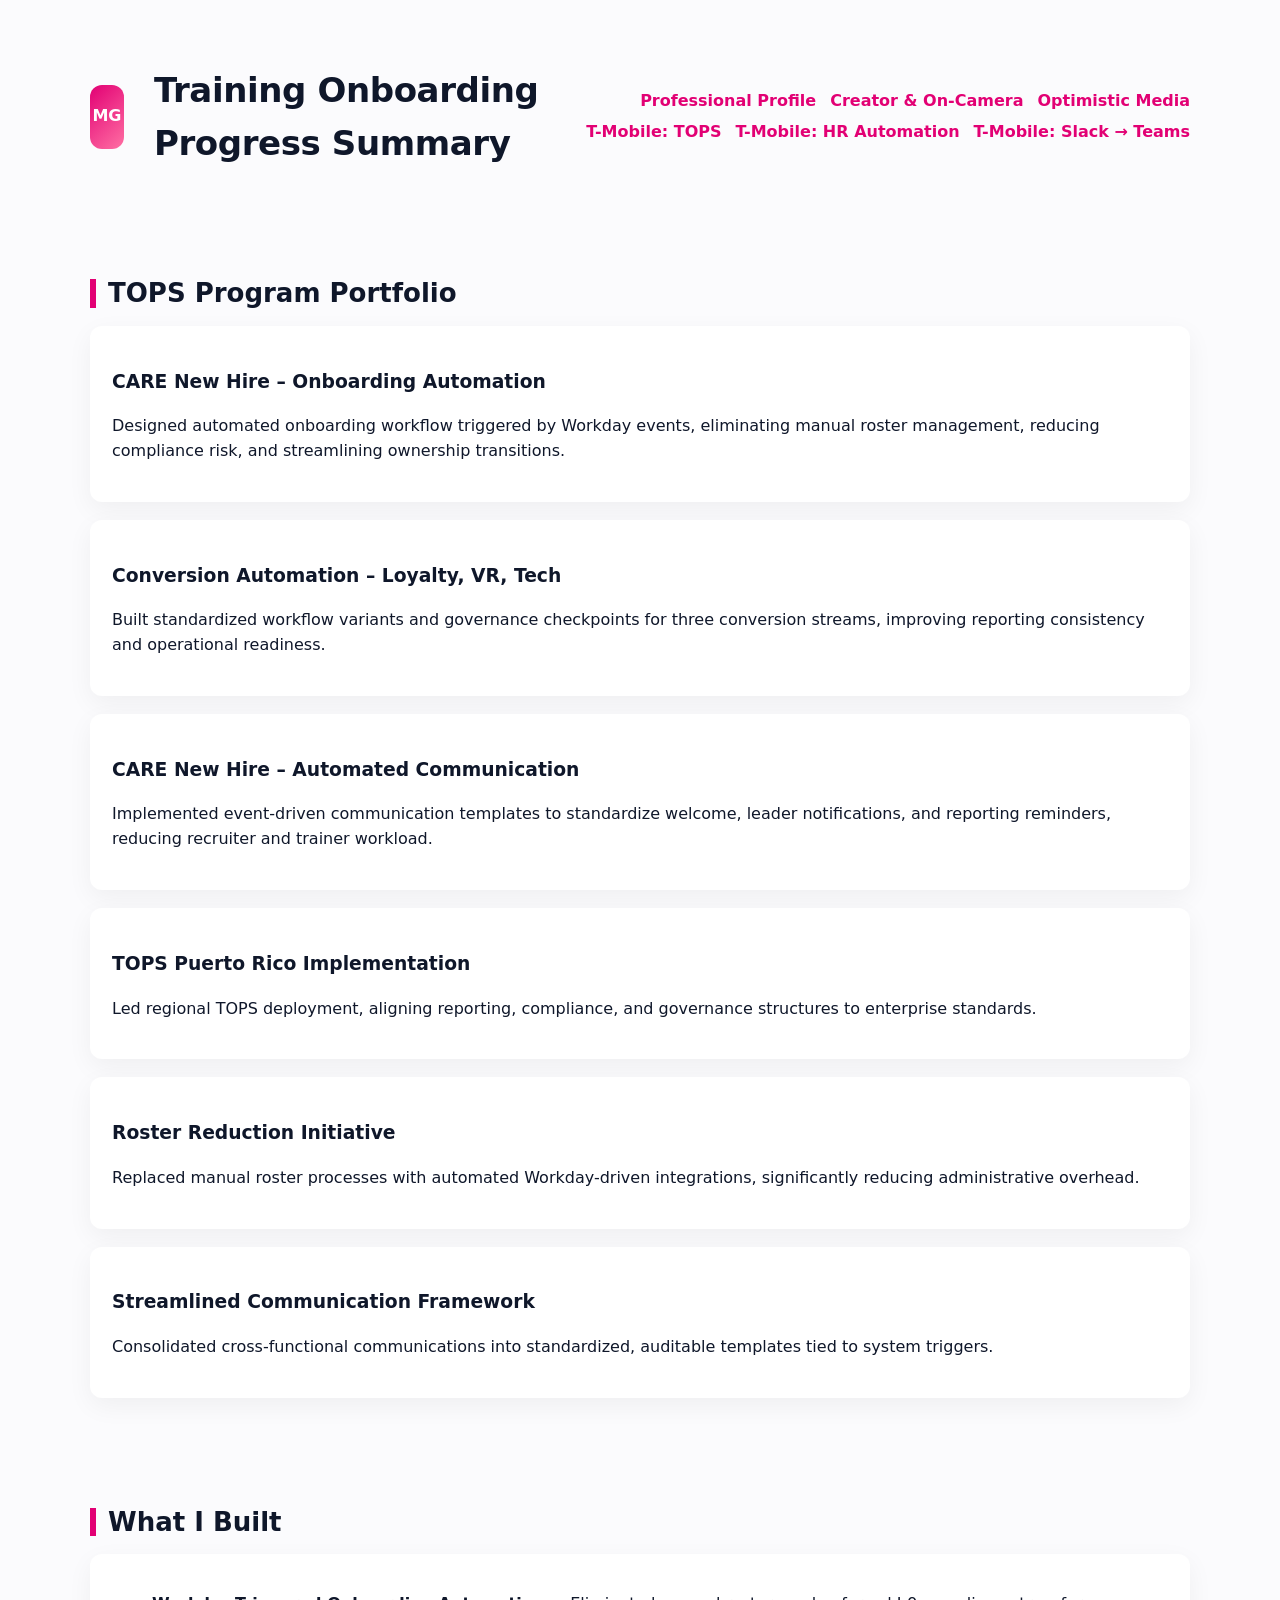
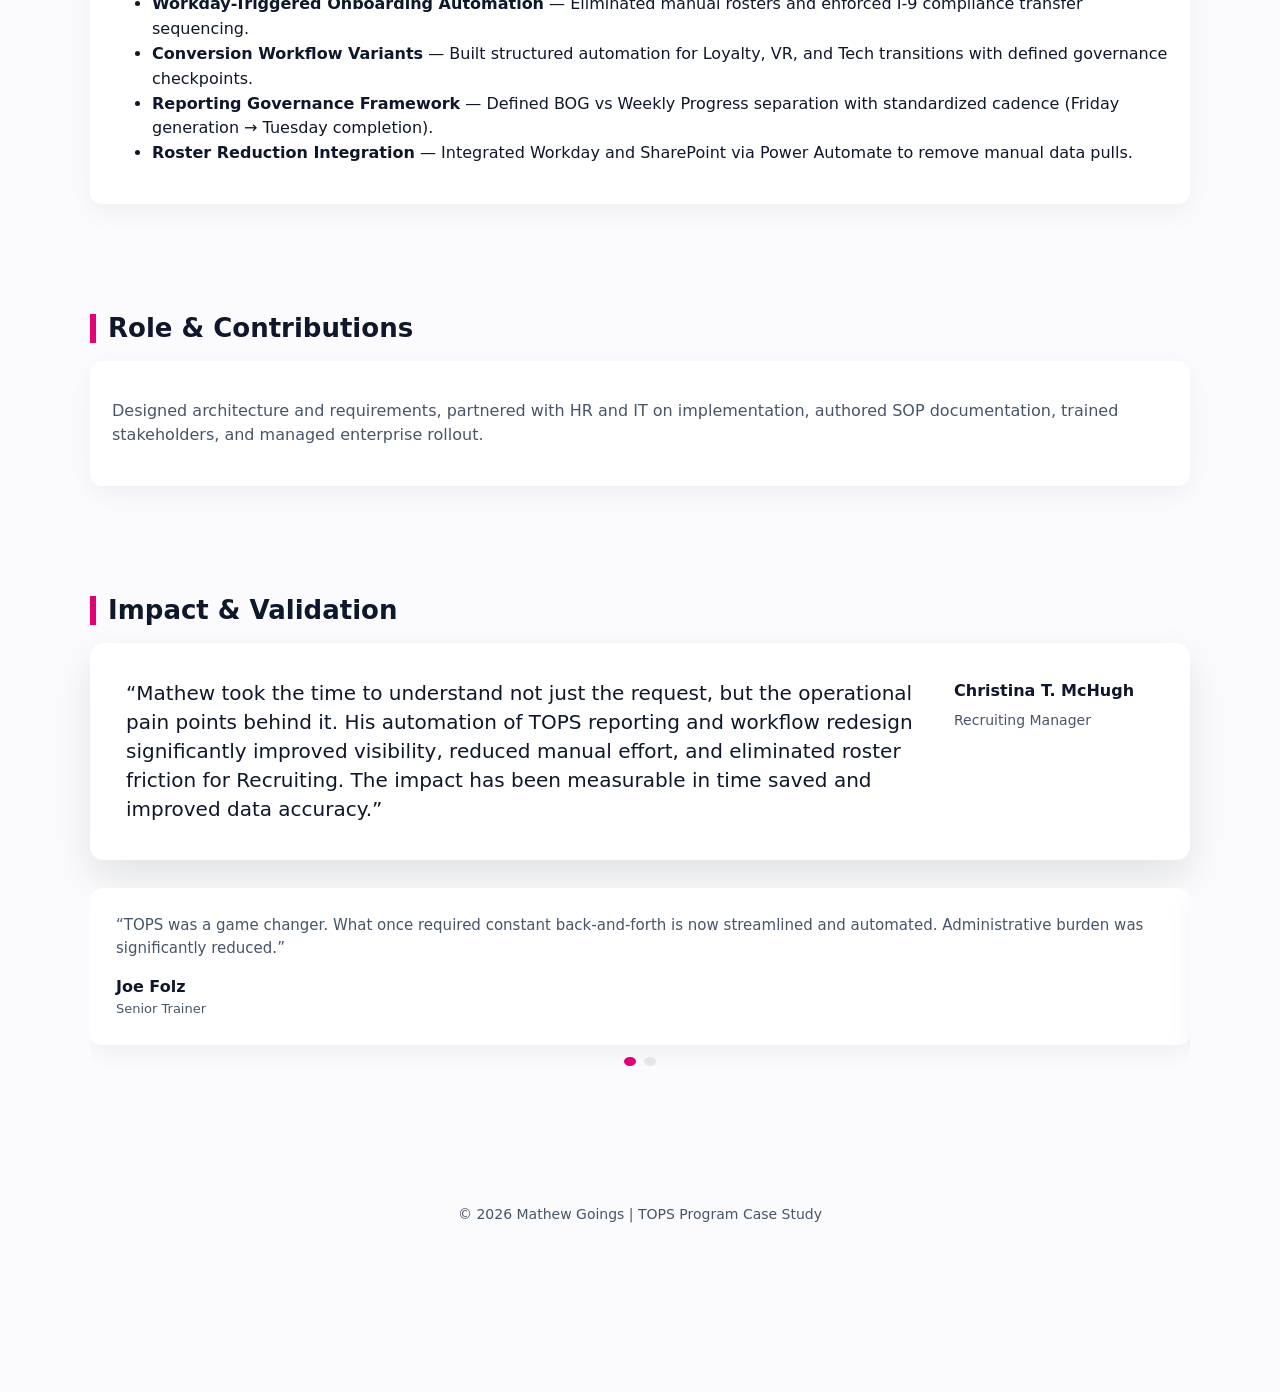
<file: tops.html>
<!doctype html>
<html lang="en">
<head>
  <meta charset="utf-8" />
  <meta name="viewport" content="width=device-width,initial-scale=1" />
  <title>TOPS Program | Mathew Goings</title>
  <meta name="description" content="TOPS Program case study: onboarding automation, conversion streams, governance and reporting." />
  <link rel="stylesheet" href="assets/styles.css">
</head>

<body>
  <div class="wrap">

    <!-- HEADER -->
 <header class="header" role="banner">
  <div class="logo">MG</div>

  <div style="margin-left:12px;">
    <h1 style="margin:0;">Training Onboarding Progress Summary
  </div>

  <nav class="site-nav">
  <a href="/mathewgoings-portfolio/">Professional Profile</a>
  <a href="/mathewgoings-portfolio/creator.html">Creator &amp; On-Camera</a>
  <a href="/mathewgoings-portfolio/optimistic-media.html">Optimistic Media</a>
  <a href="/mathewgoings-portfolio/tops.html">T-Mobile: TOPS</a>
  <a href="/mathewgoings-portfolio/hr.html">T-Mobile: HR Automation</a>
  <a href="/mathewgoings-portfolio/slack-to-teams.html">T-Mobile: Slack → Teams</a>
</nav>
</header>

    <!-- OVERVIEW -->
    <!-- TOPS PROGRAM -->
<section class="section">
  <h2>TOPS Program Portfolio</h2>

  <div class="card">
    <h3>CARE New Hire – Onboarding Automation</h3>
    <p>
      Designed automated onboarding workflow triggered by Workday events,
      eliminating manual roster management, reducing compliance risk, and
      streamlining ownership transitions.
    </p>
  </div>

  <div class="card">
    <h3>Conversion Automation – Loyalty, VR, Tech</h3>
    <p>
      Built standardized workflow variants and governance checkpoints for
      three conversion streams, improving reporting consistency and operational readiness.
    </p>
  </div>

  <div class="card">
    <h3>CARE New Hire – Automated Communication</h3>
    <p>
      Implemented event-driven communication templates to standardize welcome,
      leader notifications, and reporting reminders, reducing recruiter and trainer workload.
    </p>
  </div>

  <div class="card">
    <h3>TOPS Puerto Rico Implementation</h3>
    <p>
      Led regional TOPS deployment, aligning reporting, compliance, and
      governance structures to enterprise standards.
    </p>
  </div>

  <div class="card">
    <h3>Roster Reduction Initiative</h3>
    <p>
      Replaced manual roster processes with automated Workday-driven
      integrations, significantly reducing administrative overhead.
    </p>
  </div>

  <div class="card">
    <h3>Streamlined Communication Framework</h3>
    <p>
      Consolidated cross-functional communications into standardized,
      auditable templates tied to system triggers.
    </p>
  </div>
    <!-- WHAT I BUILT -->
    <section class="section">
      <h2>What I Built</h2>

      <div class="card">
        <ul>
          <li><strong>Workday-Triggered Onboarding Automation</strong> — Eliminated manual rosters and enforced I-9 compliance transfer sequencing.</li>
          <li><strong>Conversion Workflow Variants</strong> — Built structured automation for Loyalty, VR, and Tech transitions with defined governance checkpoints.</li>
          <li><strong>Reporting Governance Framework</strong> — Defined BOG vs Weekly Progress separation with standardized cadence (Friday generation → Tuesday completion).</li>
          <li><strong>Roster Reduction Integration</strong> — Integrated Workday and SharePoint via Power Automate to remove manual data pulls.</li>
        </ul>
      </div>
    </section>

    <!-- ROLE -->
    <section class="section">
      <h2>Role & Contributions</h2>
      <div class="card">
        <p class="muted">
          Designed architecture and requirements, partnered with HR and IT on implementation,
          authored SOP documentation, trained stakeholders, and managed enterprise rollout.
        </p>
      </div>
    </section>

    <!-- FEATURED TESTIMONIAL -->
    <section class="section">
      <h2>Impact & Validation</h2>

      <div class="testimonial-feature">
        <div class="quote">
          “Mathew took the time to understand not just the request, but the operational pain points behind it. His automation of TOPS reporting and workflow redesign significantly improved visibility, reduced manual effort, and eliminated roster friction for Recruiting. The impact has been measurable in time saved and improved data accuracy.”
        </div>
        <div class="meta">
          <div class="name">Christina T. McHugh</div>
          <div class="role">Recruiting Manager</div>
        </div>
      </div>

      <!-- Carousel -->
      <div class="carousel">
        <div class="carousel-controls">
          <button class="control-btn" id="prevBtn">‹</button>
          <button class="control-btn" id="nextBtn">›</button>
        </div>

        <div class="slides" id="slides">
          <div class="slide">
            <p>“TOPS was a game changer. What once required constant back-and-forth is now streamlined and automated. Administrative burden was significantly reduced.”</p>
            <div class="name">Joe Folz</div>
            <div class="role">Senior Trainer</div>
          </div>

          <div class="slide">
            <p>“By centralizing reporting and reducing communication overload, Mathew allowed trainers to focus on facilitation and learner development.”</p>
            <div class="name">Larissa Turman</div>
            <div class="role">Senior Trainer</div>
          </div>
        </div>

        <div class="dots" id="dots"></div>
      </div>
    </section>

    <footer class="footer">
      © 2026 Mathew Goings | TOPS Program Case Study
    </footer>

  </div>

  <!-- CAROUSEL SCRIPT -->
  <script>
  (function(){
    const slidesWrapper = document.getElementById('slides');
    const slides = Array.from(slidesWrapper.children);
    const prevBtn = document.getElementById('prevBtn');
    const nextBtn = document.getElementById('nextBtn');
    const dotsContainer = document.getElementById('dots');
    let idx = 0;

    slides.forEach((_, i) => {
      const d = document.createElement('button');
      d.className = 'dot';
      d.addEventListener('click', ()=> goTo(i));
      dotsContainer.appendChild(d);
    });

    const dots = Array.from(dotsContainer.children);

    function render(){
      slidesWrapper.style.transform = 'translateX(-' + (idx * 100) + '%)';
      dots.forEach((d,i)=> d.classList.toggle('active', i===idx));
    }

    function goTo(i){
      idx = (i + slides.length) % slides.length;
      render();
    }

    prevBtn.addEventListener('click', ()=> goTo(idx-1));
    nextBtn.addEventListener('click', ()=> goTo(idx+1));

    goTo(0);
  })();
  </script>

</body>
</html>
</file>
<file: assets/styles.css>
:root{
  --magenta: #e20074;
  --dark: #0f172a;
  --muted: #475569;
  --card: #ffffff;
  --bg: #fbfbfd;
  --maxw: 1100px;
  --gap-large: 110px; /* ~1 inch vertical spacing */
}

/* Base */
html,body{height:100%}
body{
  margin:0;
  background:var(--bg);
  color:var(--dark);
  font-family: "Segoe UI", system-ui, -apple-system, "Helvetica Neue", Arial;
  -webkit-font-smoothing:antialiased;
  -moz-osx-font-smoothing:grayscale;
  line-height:1.55;
  font-size:16px;
}

/* Layout */
.wrap{max-width:var(--maxw);margin:36px auto;padding:28px}
header.brand, .header{display:flex;gap:18px;align-items:center;margin-bottom:18px}
.logo{width:64px;height:64px;border-radius:12px;display:flex;align-items:center;justify-content:center;background:linear-gradient(135deg,var(--magenta),#ff6fa3);color:#fff;font-weight:700}
h1{margin:0;font-size:34px;letter-spacing:-0.4px}
.subtitle, .small{color:var(--muted)}
nav{margin-left:auto}
nav a{color:var(--magenta);text-decoration:none;margin-left:14px;font-weight:700}

/* hero */
.hero{background:var(--card);padding:40px;border-radius:12px;box-shadow:0 12px 30px rgba(12,16,23,0.06);text-align:left}
.hero p{margin:12px 0 0 0;font-size:17px;color:var(--muted)}
.badge{display:inline-block;padding:8px 14px;background:var(--magenta);color:white;border-radius:999px;font-weight:700;font-size:13px}

/* sections */
.section{margin-top:var(--gap-large);margin-bottom:var(--gap-large)}
.section--about{margin-top:46px}
h2{margin:0 0 18px 0;font-size:26px;padding-left:12px;border-left:6px solid var(--magenta);line-height:1.1}
.card{background:var(--card);padding:22px;border-radius:12px;box-shadow: 0 8px 26px rgba(12,16,23,0.05);margin-bottom:18px}
.two-col{display:grid;grid-template-columns:1fr 360px;gap:22px;align-items:start}
@media(max-width:980px){.two-col{grid-template-columns:1fr}}

/* testimonials */
.lead-line{font-size:18px;color:#334155;margin-top:12px;margin-bottom:42px}
.testimonial-feature{border-left:6px solid var(--magenta);padding:28px;border-radius:10px;background:linear-gradient(180deg, #fff, #fff);box-shadow:0 12px 30px rgba(12,16,23,0.06);margin-bottom:24px}
.testimonial-feature p{margin:0 0 14px 0;font-size:18px;font-style:italic;color:#0b1220}
.testimonial-author{font-weight:700;color:var(--dark);margin-bottom:2px}
.testimonial-role{font-size:14px;color:var(--muted)}
.testimonial-grid{display:grid;grid-template-columns:repeat(2,1fr);gap:22px}
@media(max-width:820px){.testimonial-grid{grid-template-columns:1fr}}

/* enhanced testimonial visuals (carousel + feature hero) */
.testimonial-feature{
  border-left:0;
  background: linear-gradient(180deg,#fff,#fff);
  padding:36px;
  border-radius:14px;
  box-shadow:0 18px 40px rgba(12,16,23,0.10);
  margin-bottom:28px;
  display:flex;
  gap:18px;
  align-items:flex-start;
}
.testimonial-feature .quote{font-size:20px;line-height:1.45;font-style:normal;color:var(--dark);flex:1 1 auto}
.testimonial-feature .meta{min-width:200px;text-align:left}
.testimonial-feature .meta .name{font-weight:800;font-size:16px;margin-bottom:6px;color:var(--dark)}
.testimonial-feature .meta .role{font-size:14px;color:var(--muted)}

/* carousel */
.carousel{position:relative;overflow:hidden;border-radius:12px;margin-top:18px}
.slides{display:flex;transition:transform 400ms ease;will-change:transform}
.slide{min-width:100%;padding:26px;box-sizing:border-box;background:var(--card);border-radius:10px;box-shadow:0 8px 26px rgba(12,16,23,0.05)}
.slide p{margin:0 0 14px 0;color:var(--muted);font-size:15px}
.slide .name{font-weight:700;color:var(--dark)}
.slide .role{font-size:13px;color:var(--muted)}
.carousel-controls{position:absolute;top:8px;right:8px;display:flex;gap:8px}
.control-btn{background:rgba(255,255,255,0.95);border:1px solid rgba(15,23,42,0.06);padding:6px 10px;border-radius:8px;cursor:pointer;font-weight:700;color:var(--dark);box-shadow:0 4px 12px rgba(12,16,23,0.06)}
.dots{display:flex;gap:8px;justify-content:center;margin-top:12px}
.dot{width:9px;height:9px;border-radius:50%;background:#e6e8eb;cursor:pointer;border:0}
.dot.active{background:var(--magenta)}

/* small utilities */
.muted{color:var(--muted)}
.kicker{font-weight:700;color:var(--magenta);font-size:13px;letter-spacing:0.6px}
.footer{margin-top:40px;padding:28px 0;color:var(--muted);font-size:14px;text-align:center}

/* accessible focus */
a:focus, button:focus{outline:3px solid rgba(226,0,116,0.14);outline-offset:3px}

/* site nav (shared) */
.site-nav{margin-left:auto;display:flex;flex-wrap:wrap;justify-content:flex-end;gap:6px 14px;max-width:640px}
.site-nav a{margin-left:0}
@media(max-width:820px){.header{flex-wrap:wrap}.site-nav{margin-left:0;justify-content:flex-start}}
</file>
